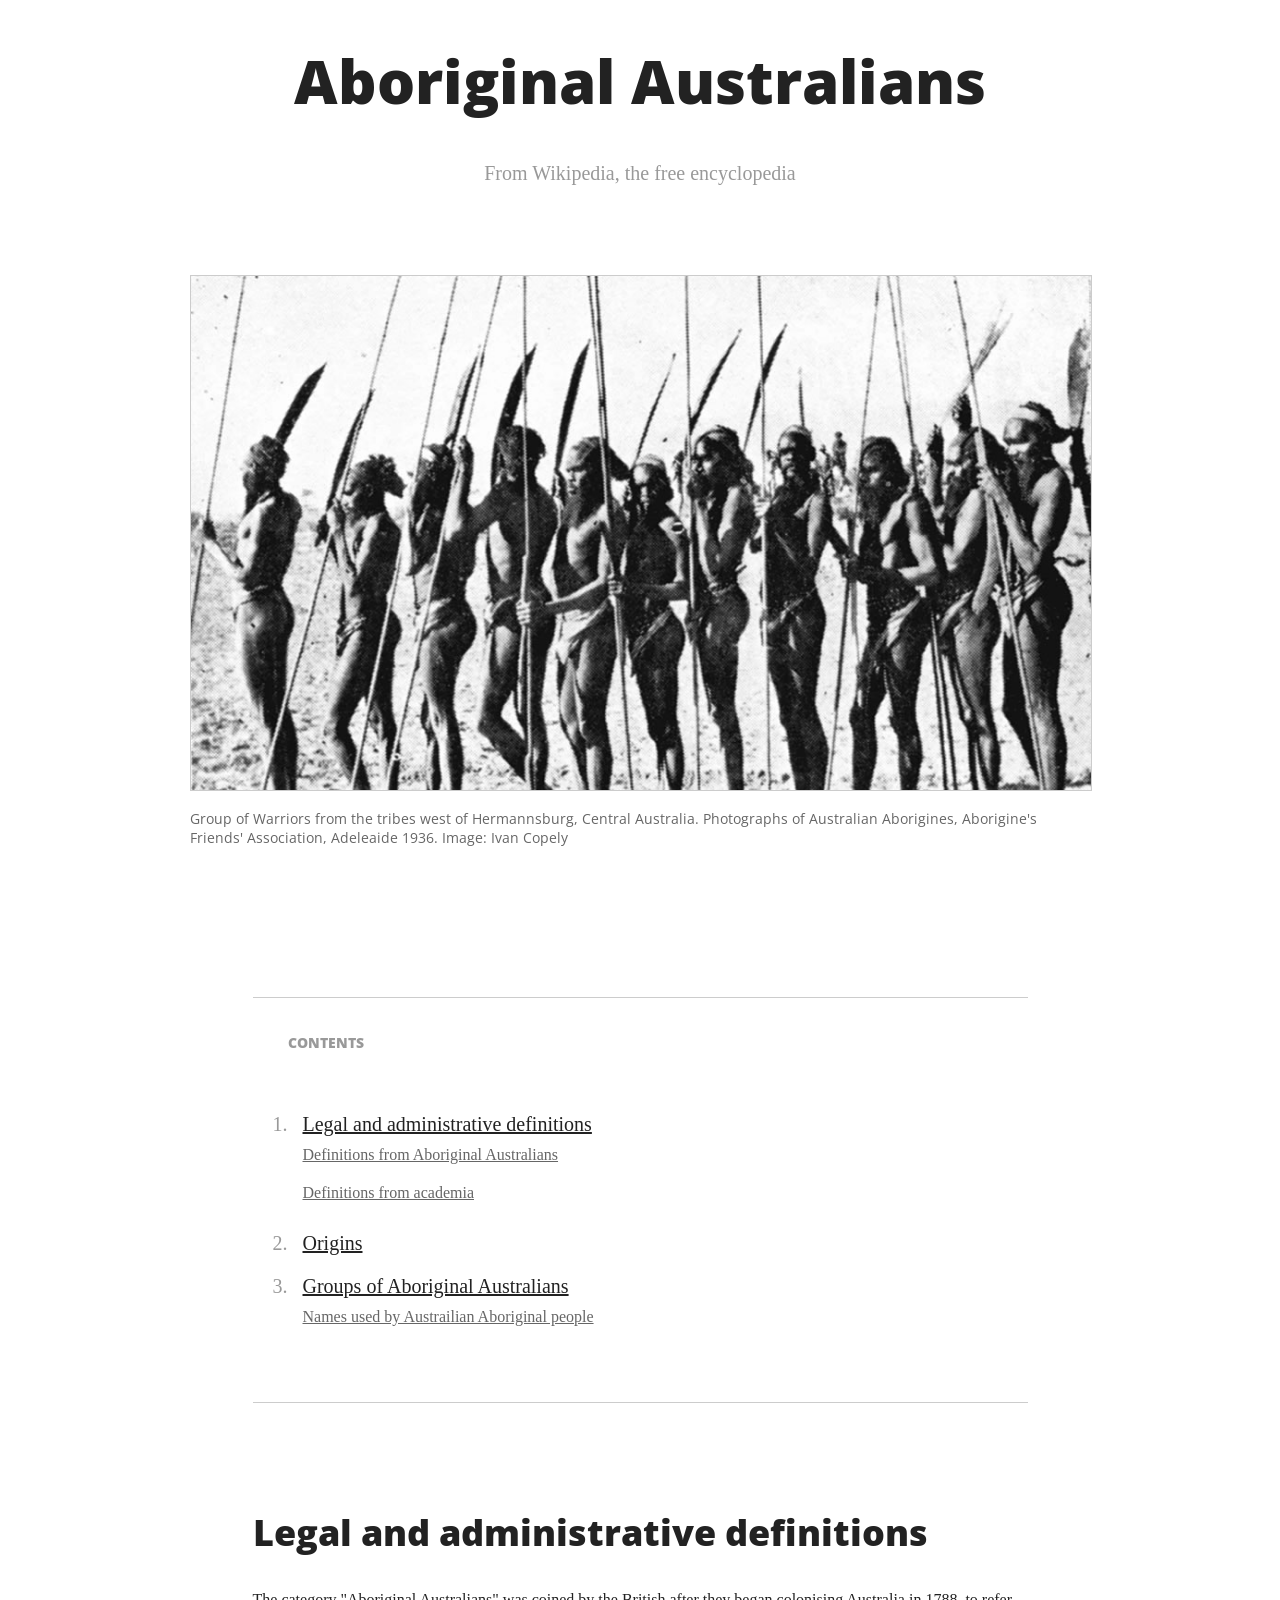
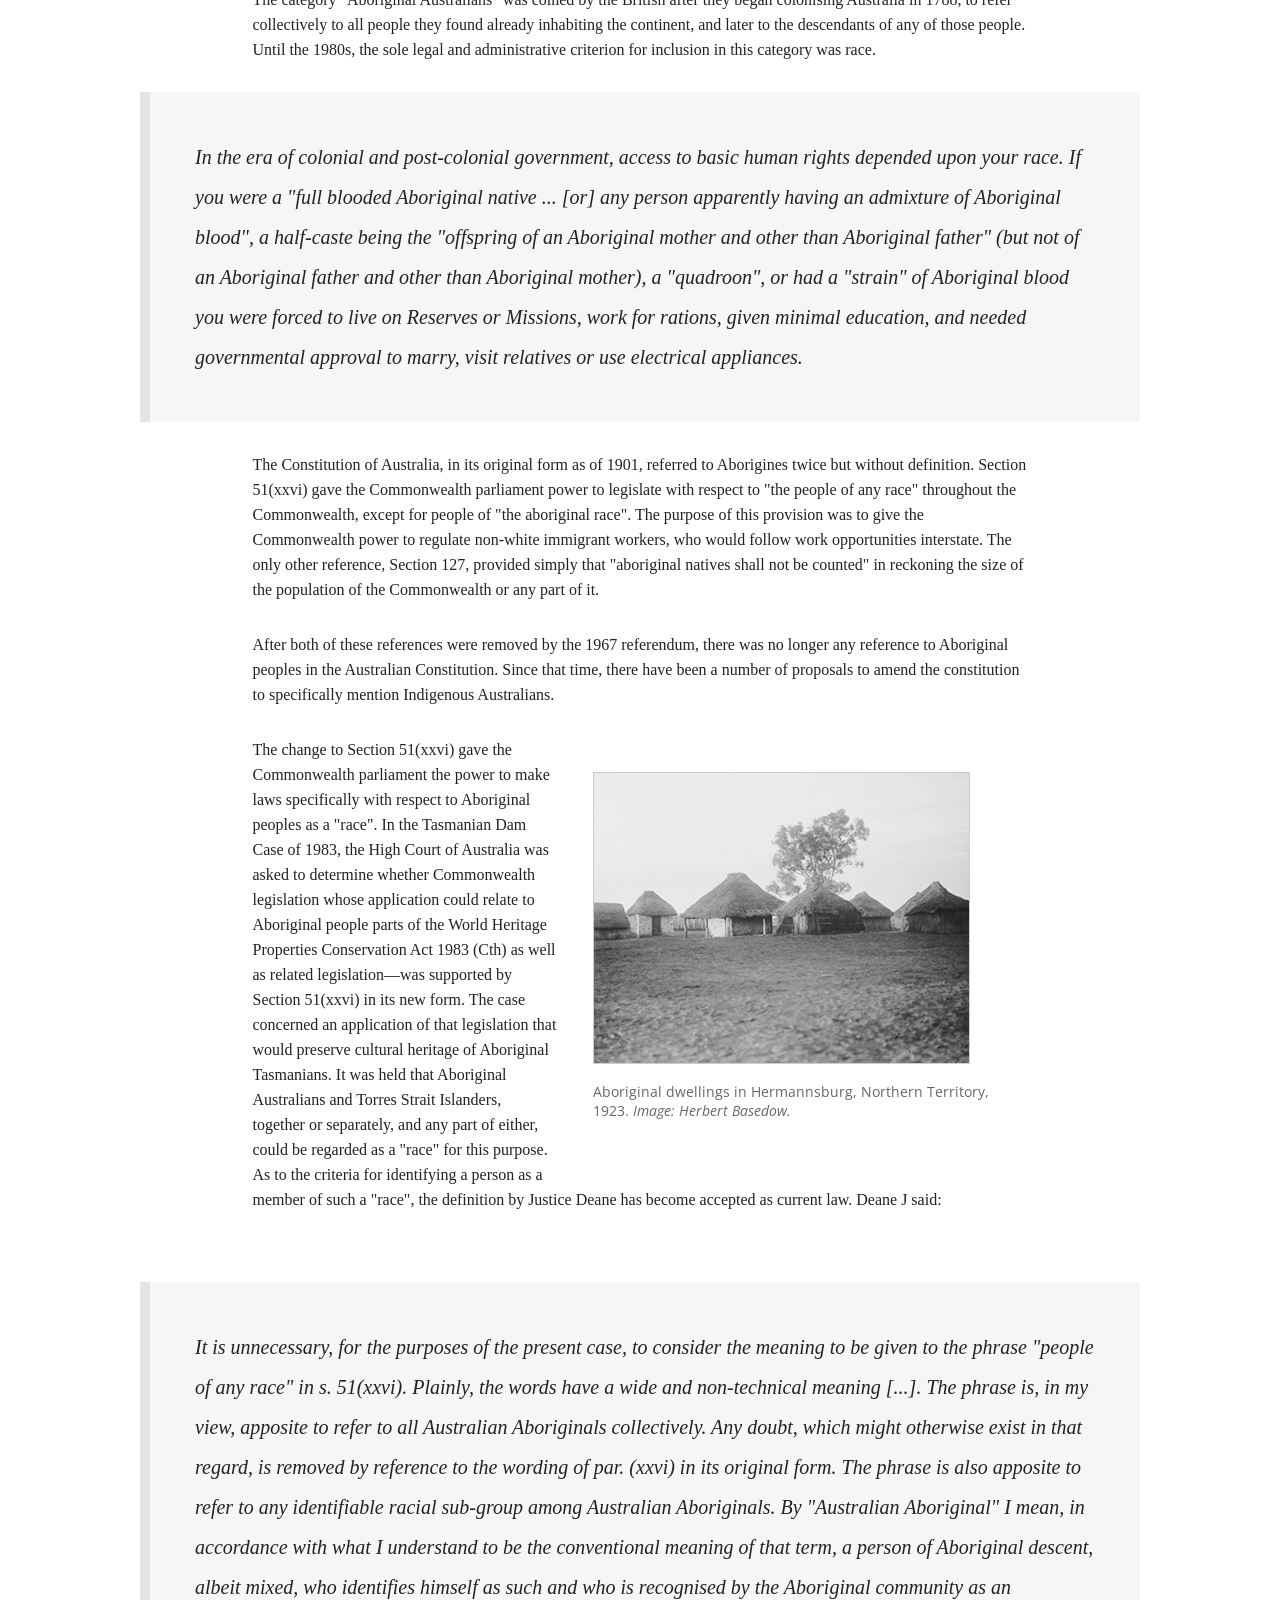
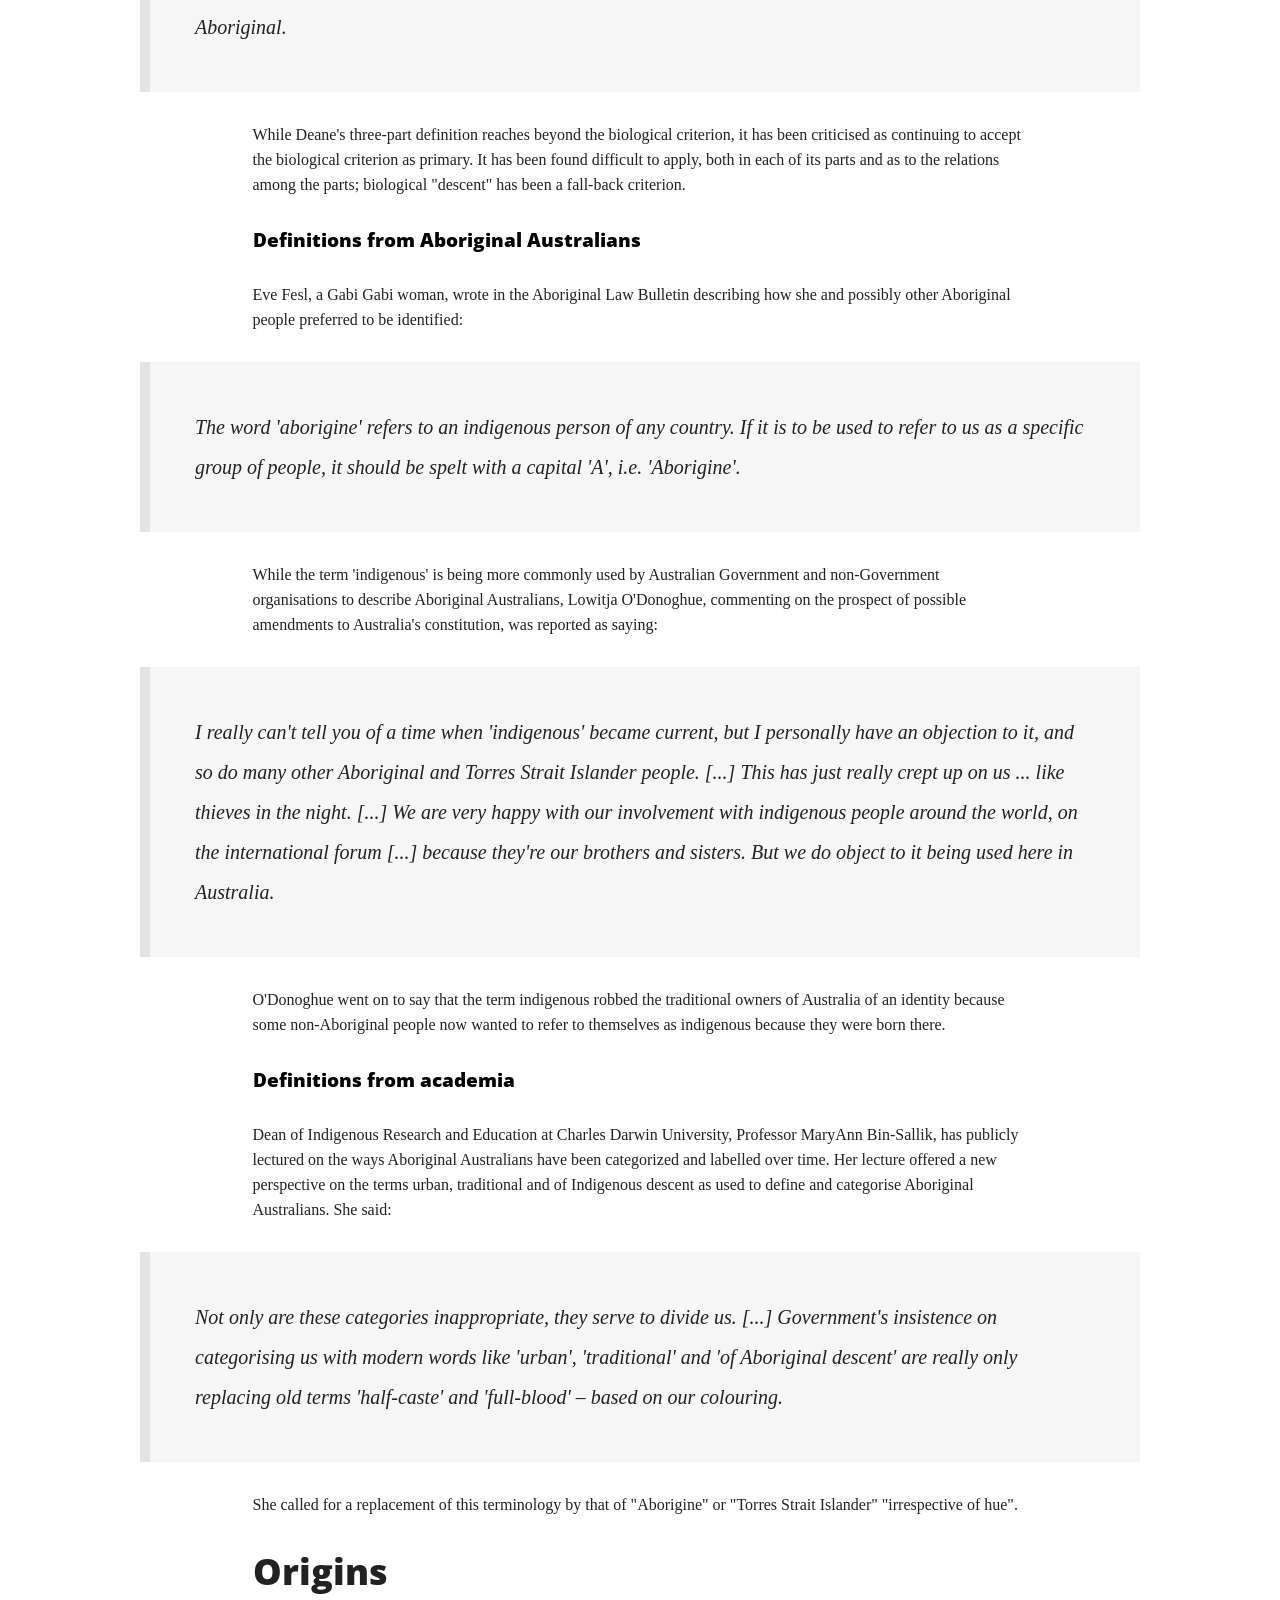
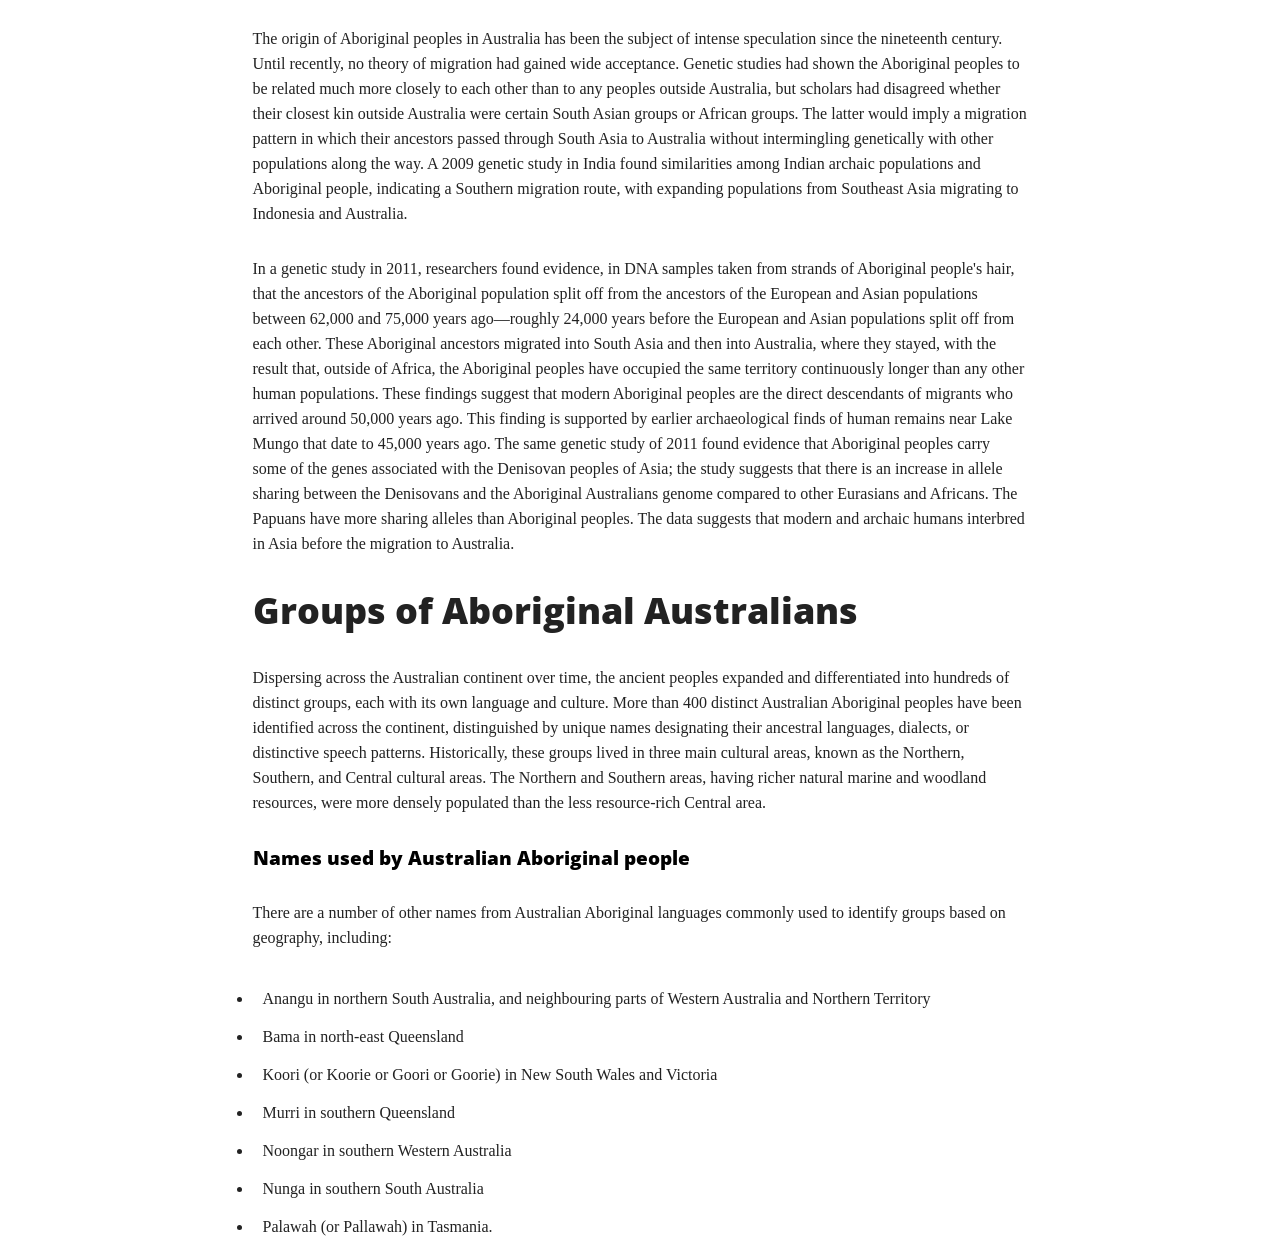
<file: FEWD/01-ArticleMarkup/index.html>
<!doctype html>
<html>
	<head>
		<title>Aboriginal Australians</title>
		<link href='http://fonts.googleapis.com/css?family=Open+Sans:400italic,400,800' rel='stylesheet' type='text/css'>
		<link rel="stylesheet" type="text/css" href="main.css">
	</head>
	<body>
		<header>
			<div class="container">
				<h1>Aboriginal Australians</h1>
				<p class="wiki">From Wikipedia, the free encyclopedia</p>
			</div>
			<figure>
				<img class="headerimg" src="images/aboriginal-australians.jpg" alt="">
				<figcaption class="subtitle">
					<p>Group of Warriors from the tribes west of Hermannsburg, Central Australia. Photographs of Australian Aborigines, Aborigine's Friends' Association, Adeleaide 1936. Image: Ivan Copely</p>
				</figcaption>
			</figure>
			<div class="container">
				<nav>
					<h5 class="topborder">Contents</h5>
					<div class="container bottomborder">
						<ol>
							<li class="liststyle">
								<a href="#section1">Legal and administrative definitions</a>
								<ol>
									<li class="nostyle">
										<a href="#section2">Definitions from Aboriginal Australians</a>
									</li>
									<li class="nostyle">
										<a href="#section3">Definitions from academia</a>
									</li>
								</ol>
							</li>
							<li class="liststyle">
								<a href="#section4">Origins</a>
							</li>
							<li class="liststyle">
								<a href="#section5">Groups of Aboriginal Australians</a>
								<ol>
									<li class="nostyle">
										<a href="#section6">Names used by Austrailian Aboriginal people</a>
									</li>
								</ol>
							</li>
						</ol>
					</div>
				</nav>
			</div>
		</header>
		<main>
			<div class="container">
				<h2 id="section1">Legal and administrative definitions</h2>
				<p class="content">The category "Aboriginal Australians" was coined by the British after they began colonising Australia in 1788, to refer collectively to all people they found already inhabiting the continent, and later to the descendants of any of those people. Until the 1980s, the sole legal and administrative criterion for inclusion in this category was race.</p>
			</div>
			<div class="quote">
					<blockquote>In the era of colonial and post-colonial government, access to basic human rights depended upon your race. If you were a "full blooded Aboriginal native ... [or] any person apparently having an admixture of Aboriginal blood", a half-caste being the "offspring of an Aboriginal mother and other than Aboriginal father" (but not of an Aboriginal father and other than Aboriginal mother), a "quadroon", or had a "strain" of Aboriginal blood you were forced to live on Reserves or Missions, work for rations, given minimal education, and needed governmental approval to marry, visit relatives or use electrical appliances.</blockquote>
			</div>
			<div class="container">
				<p class="content">The Constitution of Australia, in its original form as of 1901, referred to Aborigines twice but without definition. Section 51(xxvi) gave the Commonwealth parliament power to legislate with respect to "the people of any race" throughout the Commonwealth, except for people of "the aboriginal race". The purpose of this provision was to give the Commonwealth power to regulate non-white immigrant workers, who would follow work opportunities interstate. The only other reference, Section 127, provided simply that "aboriginal natives shall not be counted" in reckoning the size of the population of the Commonwealth or any part of it.</p>
				<p class="content">After both of these references were removed by the 1967 referendum, there was no longer any reference to Aboriginal peoples in the Australian Constitution. Since that time, there have been a number of proposals to amend the constitution to specifically mention Indigenous Australians.</p>
				<figure class="wrapper">
					<img class="thumb" src="images/aboriginal-dwellings.jpg" alt="">
					<figcaption>
						<p class="subtitle2">Aboriginal dwellings in Hermannsburg, Northern Territory, 1923. <em>Image: Herbert Basedow.</em></p>
					</figcaption>
				</figure>
				<p class="content">The change to Section 51(xxvi) gave the Commonwealth parliament the power to make laws specifically with respect to Aboriginal peoples as a "race". In the Tasmanian Dam Case of 1983, the High Court of Australia was asked to determine whether Commonwealth legislation whose application could relate to Aboriginal people parts of the World Heritage Properties Conservation Act 1983 (Cth) as well as related legislation—was supported by Section 51(xxvi) in its new form. The case concerned an application of that legislation that would preserve cultural heritage of Aboriginal Tasmanians. It was held that Aboriginal Australians and Torres Strait Islanders, together or separately, and any part of either, could be regarded as a "race" for this purpose. As to the criteria for identifying a person as a member of such a "race", the definition by Justice Deane has become accepted as current law. Deane J said:</p>
			</div>
			<div class="push">
				<blockquote>It is unnecessary, for the purposes of the present case, to consider the meaning to be given to the phrase "people of any race" in s. 51(xxvi). Plainly, the words have a wide and non-technical meaning [...]. The phrase is, in my view, apposite to refer to all Australian Aboriginals collectively. Any doubt, which might otherwise exist in that regard, is removed by reference to the wording of par. (xxvi) in its original form. The phrase is also apposite to refer to any identifiable racial sub-group among Australian Aboriginals. By "Australian Aboriginal" I mean, in accordance with what I understand to be the conventional meaning of that term, a person of Aboriginal descent, albeit mixed, who identifies himself as such and who is recognised by the Aboriginal community as an Aboriginal.</blockquote>
			</div>
			<div class="container">
				<p class="content">While Deane's three-part definition reaches beyond the biological criterion, it has been criticised as continuing to accept the biological criterion as primary. It has been found difficult to apply, both in each of its parts and as to the relations among the parts; biological "descent" has been a fall-back criterion.</p>
				<h3 id="section2">Definitions from Aboriginal Australians</h3>
				<p class="content">Eve Fesl, a Gabi Gabi woman, wrote in the Aboriginal Law Bulletin describing how she and possibly other Aboriginal people preferred to be identified:</p>
			</div>
			<blockquote>The word 'aborigine' refers to an indigenous person of any country. If it is to be used to refer to us as a specific group of people, it should be spelt with a capital 'A', i.e. 'Aborigine'.</blockquote>
			<div class="container">
				<p class="content">While the term 'indigenous' is being more commonly used by Australian Government and non-Government organisations to describe Aboriginal Australians, Lowitja O'Donoghue, commenting on the prospect of possible amendments to Australia's constitution, was reported as saying:</p>
			</div>
			<blockquote>I really can't tell you of a time when 'indigenous' became current, but I personally have an objection to it, and so do many other Aboriginal and Torres Strait Islander people. [...] This has just really crept up on us ... like thieves in the night. [...] We are very happy with our involvement with indigenous people around the world, on the international forum [...] because they're our brothers and sisters. But we do object to it being used here in Australia.</blockquote>
			<div class="container">
				<p class="content">O'Donoghue went on to say that the term indigenous robbed the traditional owners of Australia of an identity because some non-Aboriginal people now wanted to refer to themselves as indigenous because they were born there.</p>
				<h3 id="section3">Definitions from academia</h3>
				<p class="content">Dean of Indigenous Research and Education at Charles Darwin University, Professor MaryAnn Bin-Sallik, has publicly lectured on the ways Aboriginal Australians have been categorized and labelled over time. Her lecture offered a new perspective on the terms urban, traditional and of Indigenous descent as used to define and categorise Aboriginal Australians. She said:</p>
			</div>
			<blockquote>Not only are these categories inappropriate, they serve to divide us. [...] Government's insistence on categorising us with modern words like 'urban', 'traditional' and 'of Aboriginal descent' are really only replacing old terms 'half-caste' and 'full-blood' – based on our colouring.</blockquote>
			<div class="container">
				<p class="content">She called for a replacement of this terminology by that of "Aborigine" or "Torres Strait Islander" "irrespective of hue".</p>
				<h2 id="section4">Origins</h2>
				<p class="content">The origin of Aboriginal peoples in Australia has been the subject of intense speculation since the nineteenth century. Until recently, no theory of migration had gained wide acceptance. Genetic studies had shown the Aboriginal peoples to be related much more closely to each other than to any peoples outside Australia, but scholars had disagreed whether their closest kin outside Australia were certain South Asian groups or African groups. The latter would imply a migration pattern in which their ancestors passed through South Asia to Australia without intermingling genetically with other populations along the way. A 2009 genetic study in India found similarities among Indian archaic populations and Aboriginal people, indicating a Southern migration route, with expanding populations from Southeast Asia migrating to Indonesia and Australia.</p>
				<p class="content">In a genetic study in 2011, researchers found evidence, in DNA samples taken from strands of Aboriginal people's hair, that the ancestors of the Aboriginal population split off from the ancestors of the European and Asian populations between 62,000 and 75,000 years ago—roughly 24,000 years before the European and Asian populations split off from each other. These Aboriginal ancestors migrated into South Asia and then into Australia, where they stayed, with the result that, outside of Africa, the Aboriginal peoples have occupied the same territory continuously longer than any other human populations. These findings suggest that modern Aboriginal peoples are the direct descendants of migrants who arrived around 50,000 years ago. This finding is supported by earlier archaeological finds of human remains near Lake Mungo that date to 45,000 years ago. The same genetic study of 2011 found evidence that Aboriginal peoples carry some of the genes associated with the Denisovan peoples of Asia; the study suggests that there is an increase in allele sharing between the Denisovans and the Aboriginal Australians genome compared to other Eurasians and Africans. The Papuans have more sharing alleles than Aboriginal peoples. The data suggests that modern and archaic humans interbred in Asia before the migration to Australia.</p>
				<h2 id="section5">Groups of Aboriginal Australians</h2>
				<p class="content">Dispersing across the Australian continent over time, the ancient peoples expanded and differentiated into hundreds of distinct groups, each with its own language and culture. More than 400 distinct Australian Aboriginal peoples have been identified across the continent, distinguished by unique names designating their ancestral languages, dialects, or distinctive speech patterns. Historically, these groups lived in three main cultural areas, known as the Northern, Southern, and Central cultural areas. The Northern and Southern areas, having richer natural marine and woodland resources, were more densely populated than the less resource-rich Central area.</p>
				<h3 id="section6">Names used by Australian Aboriginal people</h3>
				<p class="content">There are a number of other names from Australian Aboriginal languages commonly used to identify groups based on geography, including:</p>
				<ul>
					<li>Anangu in northern South Australia, and neighbouring parts of Western Australia and Northern Territory</li>
					<li>Bama in north-east Queensland</li>
					<li>Koori (or Koorie or Goori or Goorie) in New South Wales and Victoria</li>
					<li>Murri in southern Queensland</li>
					<li>Noongar in southern Western Australia</li>
					<li> Nunga in southern South Australia</li>
					<li>Palawah (or Pallawah) in Tasmania.</li>
				</ul>
			</div>
		</main>
	</body>
</html>
</file>
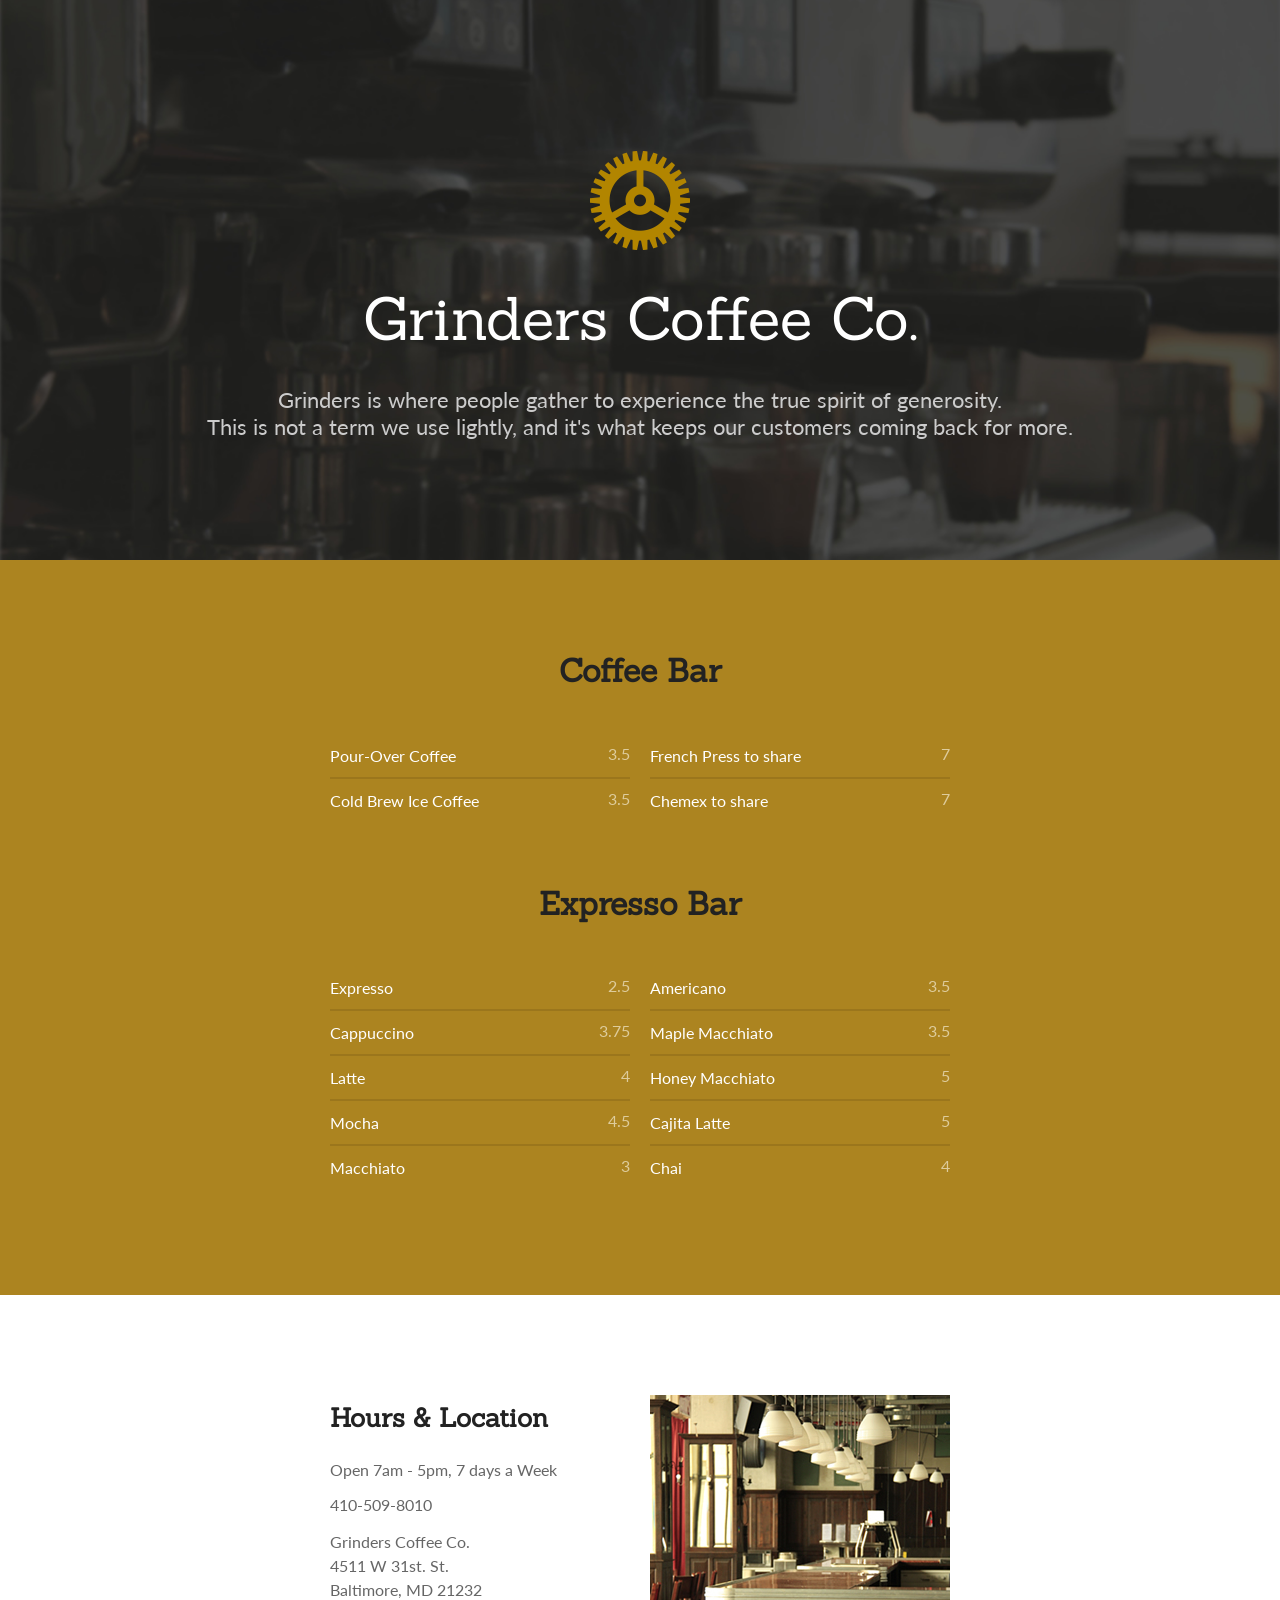
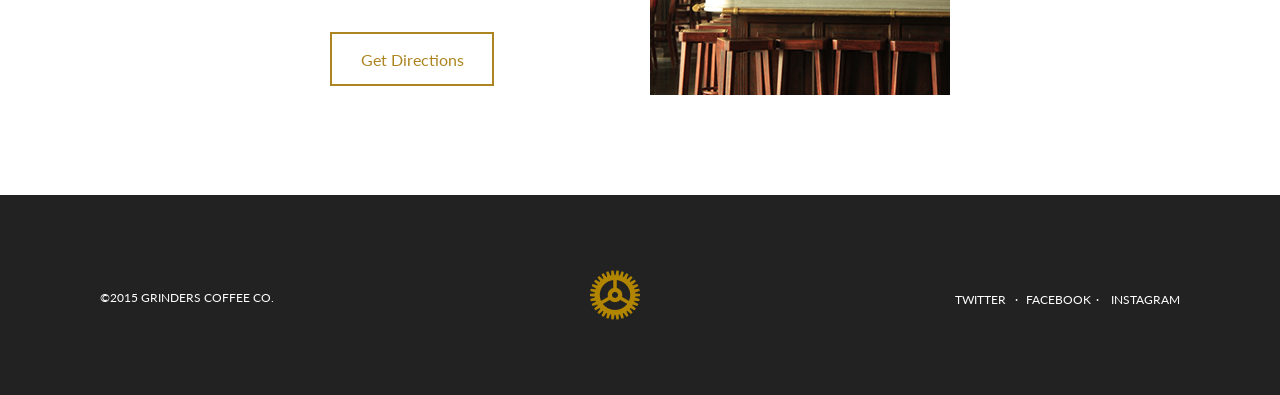
<file: FEWD/03-CoffeeShop/index.html>
<!DOCTYPE html>
<html>
	<head>
		<title>Grinders Coffee Co.</title>
		<link rel="stylesheet" type="text/css" href="css/main.css">
		<link href='http://fonts.googleapis.com/css?family=Sanchez' rel='stylesheet' type='text/css'>
		<link href='http://fonts.googleapis.com/css?family=Lato' rel='stylesheet' type='text/css'>
	</head>
	<body>
		<header>
			<div class="headerlogo">header logo</div>
			<h1>Grinders Coffee Co.</h1>
			<p class="tagline">Grinders is where people gather to experience the true spirit of generosity.</p>
			<p class="tagline">This is not a term we use lightly, and it's what keeps our customers coming back for more.</p>
		</header>
		<div class="menu">
			<div class="container">
				<h2>Coffee Bar</h2>
				<div class="menuleft">
					<ul>
						<li class="bottomborder">
					    	<label>Pour-Over Coffee</label><span>3.5</span>
						</li>
						<li>
		    				<label>Cold Brew Ice Coffee</label><span>3.5</span>
						</li>
					</ul>
				</div>
				<div class="menuright padd">
					<ul>
						<li class="bottomborder">
					    	<label>French Press to share</label><span>7</span>
						</li>
						<li>
		    				<label>Chemex to share</label><span>7</span>
						</li>
					</ul>
				</div>
				<h2>Expresso Bar</h2>
				<div class="menuleft">
					<ul>
						<li class="bottomborder">
					    	<label>Expresso</label><span>2.5</span>
						</li>
						<li class="bottomborder">
		    				<label>Cappuccino</label><span>3.75</span>
						</li>
						<li class="bottomborder">
					    	<label>Latte</label><span>4</span>
						</li>
						<li class="bottomborder">
		    				<label>Mocha</label><span>4.5</span>
						</li>
						<li>
		    				<label>Macchiato</label><span>3</span>
						</li>
					</ul>
				</div>
				<div class="menuright">
					<ul>
						<li class="bottomborder">
					    	<label>Americano</label><span>3.5</span>
						</li>
						<li class="bottomborder">
		    				<label>Maple Macchiato</label><span>3.5</span>
						</li>
						<li class="bottomborder">
					    	<label>Honey Macchiato</label><span>5</span>
						</li>
						<li class="bottomborder">
		    				<label>Cajita Latte</label><span>5</span>
						</li>
						<li>
		    				<label>Chai</label><span>4</span>
						</li>
					</ul>
				</div>
			</div>
		</div>
		<div class="container">
			<div class="details">
				<div class="notes">
					<h3>Hours &amp;	Location</h3>
					<p>Open 7am - 5pm, 7 days a Week</p>
					<p>410-509-8010</p>
					<div class="address">
						<div>Grinders Coffee Co.</div>
						<div>4511 W 31st. St.</div>
						<div>Baltimore, MD 21232</div>
					</div>
					<a href="https://www.google.com/maps/search/4511+W+31st.+St.+Baltimore,+MD+21232/@39.2723629,-76.6123771,15z/data=!3m1!4b1">
						<div class="directionsbutton">
							<p>Get Directions</p>
						</div>
					</a>
				</div>
				<img src="images/location.jpg" alt="ourshop" class="shop">
			</div>
		</div>
		<footer>
			<p>&copy;2015 Grinders Coffee Co.</p>
			<aside>
				<a href="#">Twitter</a>
				<a href="#" class="middot">Facebook</a>
				<a href="#">Instagram</a>
			</aside>
			<div class="footerlogo">footer logo</div>
		</footer>
	</body>
</html>
</file>
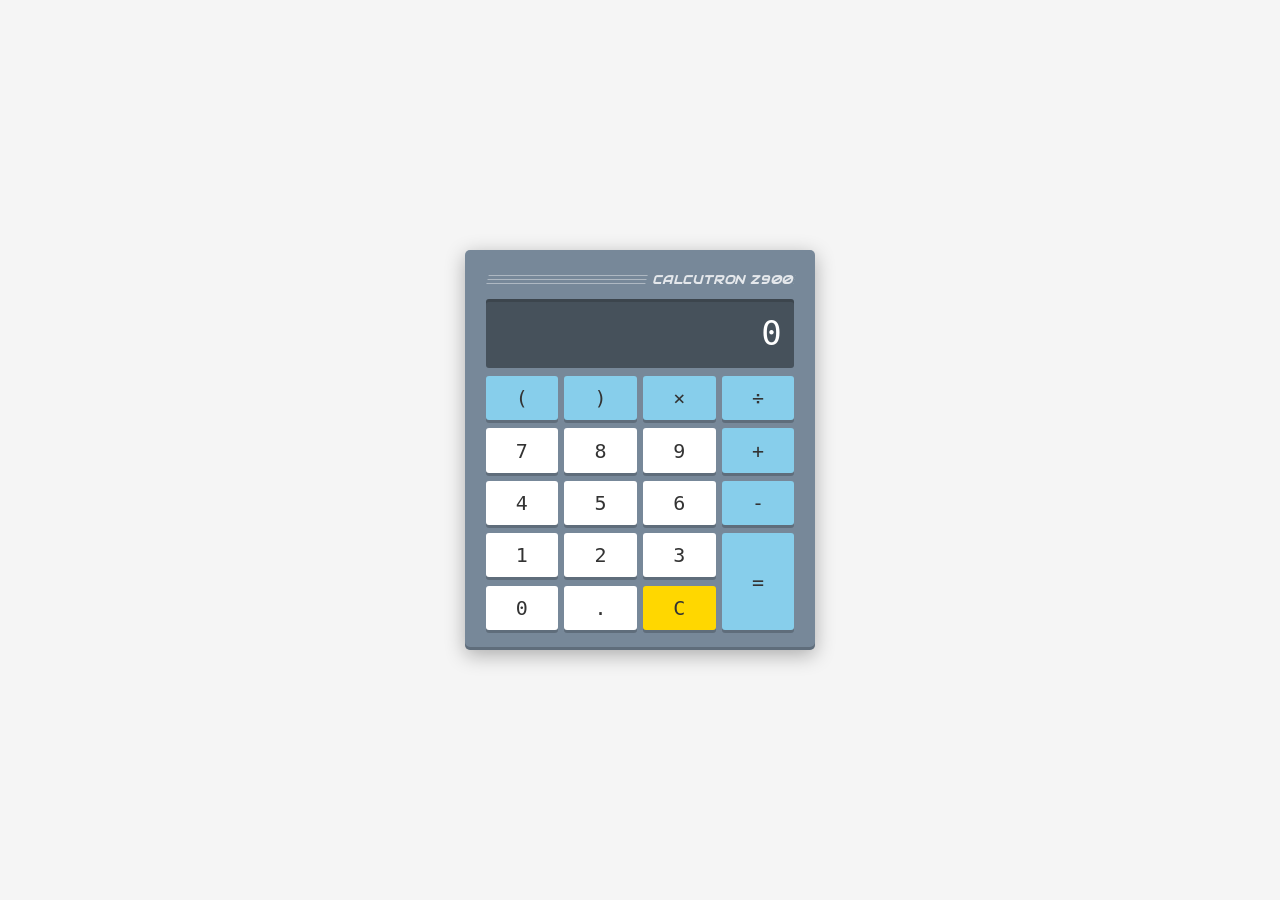
<file: FEWD/04-Calculator/index.html>
<!DOCTYPE html>
<html>
	<head>
		<meta name="viewport" content="width=device-width, user-scalable=no">

		<title>Calcutron</title>

		<link href="http://fonts.googleapis.com/css?family=Audiowide" rel="stylesheet">
		<link href="css/main.css" rel="stylesheet">

		<script src="js/jquery-1.11.2.min.js"></script>
		<script src="js/main.js"></script>
	</head>
	<body>
		<div class="calculator">
			<div class="container">
				<header class="header">
					<h1 class="title">Calcutron z900</h1>
				</header>
				<input type="text" name="output" value="0" class="display" readonly>
				<button type="button" class="button operator" data-action="(">(</button>
				<button type="button" class="button operator" data-action=")">)</button>
				<button type="button" class="button operator" data-action="*">&#215;</button>
				<button type="button" class="button operator" data-action="/">&#247;</button>
				<button type="button" class="button digit" data-action="7">7</button>
				<button type="button" class="button digit" data-action="8">8</button>
				<button type="button" class="button digit" data-action="9">9</button>
				<button type="button" class="button operator" data-action="+">+</button>
				<button type="button" class="button digit" data-action="4">4</button>
				<button type="button" class="button digit" data-action="5">5</button>
				<button type="button" class="button digit" data-action="6">6</button>
				<button type="button" class="button operator" data-action="-">-</button>
				<button type="button" class="button digit" data-action="1">1</button>
				<button type="button" class="button digit" data-action="2">2</button>
				<button type="button" class="button digit" data-action="3">3</button>
				<button type="button" class="button tall right equals">=</button>
				<button type="button" class="button digit" data-action="0">0</button>
				<button type="button" class="button digit" data-action=".">.</button>
				<button type="button" class="button clear">C</button>
			</div>
		</div>
	</body>
</html>
</file>
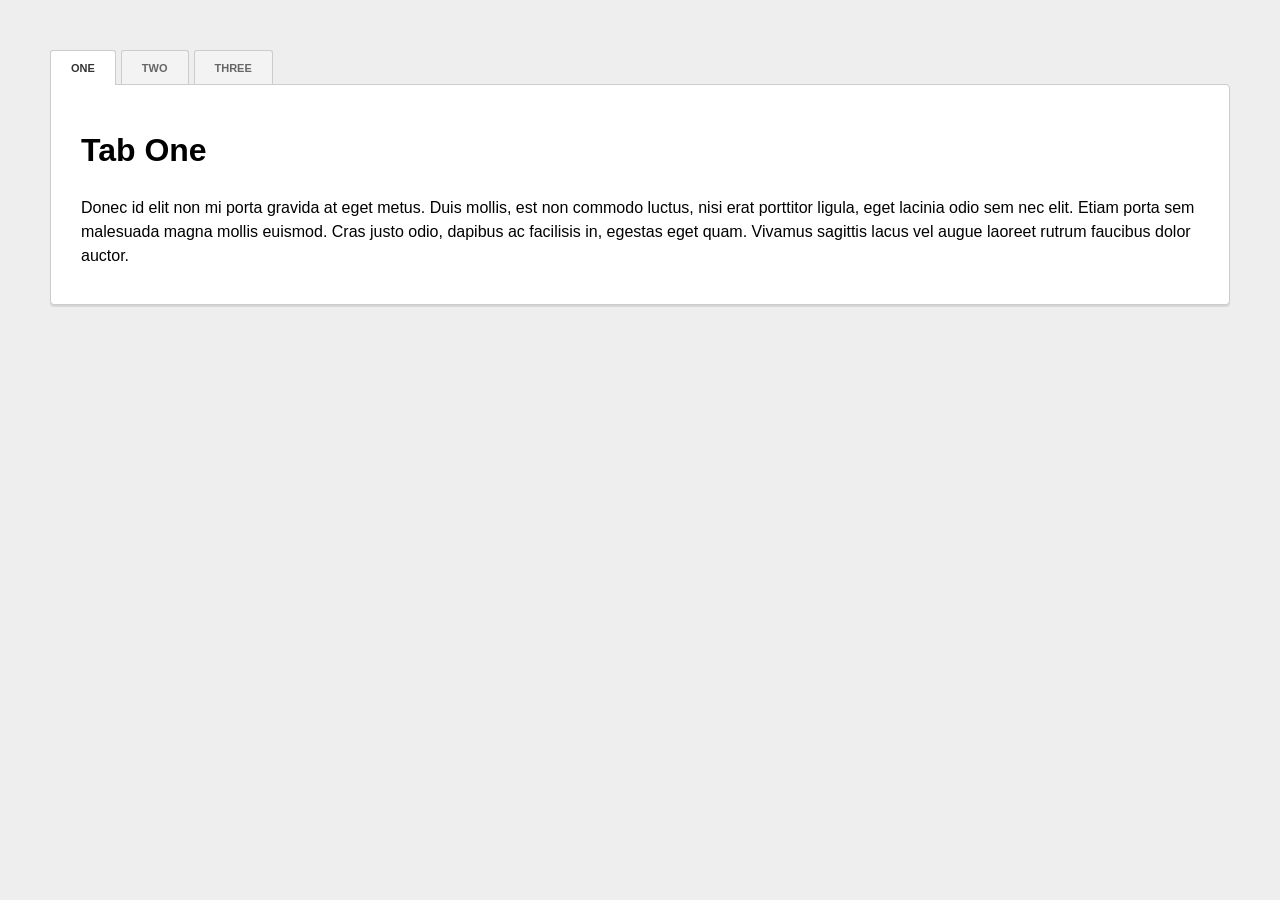
<file: FEWD/05-TabPlugin/index.html>
<!DOCTYPE html>
<html>
	<head>
		<meta name="viewport" content="width=device-width, user-scalable=no">

		<title>Tabs</title>

		<link href="css/normalize.css" rel="stylesheet">
		<link href="css/jquery.mytabs.css" rel="stylesheet">
		<link href="css/main.css" rel="stylesheet">

		<script src="js/jquery-1.11.2.min.js"></script>
		<script src="js/jquery.mytabs.js"></script>
		<script src="js/main.js"></script>
	</head>
	<body>

		<div class="tabbed">
			<div class="tab-nav">
				<a href="#one" class="tab active">One</a>
				<a href="#two" class="tab">Two</a>
				<a href="#three" class="tab">Three</a>
			</div>
			<div class="tab-content">
				<div class="tab active" id="one">
					<h1>Tab One</h1>
					<p>Donec id elit non mi porta gravida at eget metus. Duis mollis, est non commodo luctus, nisi erat porttitor ligula, eget lacinia odio sem nec elit. Etiam porta sem malesuada magna mollis euismod. Cras justo odio, dapibus ac facilisis in, egestas eget quam. Vivamus sagittis lacus vel augue laoreet rutrum faucibus dolor auctor.</p>
				</div>
				<div class="tab" id="two">
					<h1>Tab Two</h1>
					<p>Maecenas sed diam eget risus varius blandit sit amet non magna. Duis mollis, est non commodo luctus, nisi erat porttitor ligula, eget lacinia odio sem nec elit. Curabitur blandit tempus porttitor. Nullam quis risus eget urna mollis ornare vel eu leo.</p>
				</div>
				<div class="tab" id="three">
					<h1>Tab Three</h1>
					<p>Vestibulum id ligula porta felis euismod semper. Fusce dapibus, tellus ac cursus commodo, tortor mauris condimentum nibh, ut fermentum massa justo sit amet risus. Cum sociis natoque penatibus et magnis dis parturient montes, nascetur ridiculus mus. Nullam quis risus eget urna mollis ornare vel eu leo.</p>
				</div>
			</div>
		</div>

	</body>
</html>
</file>
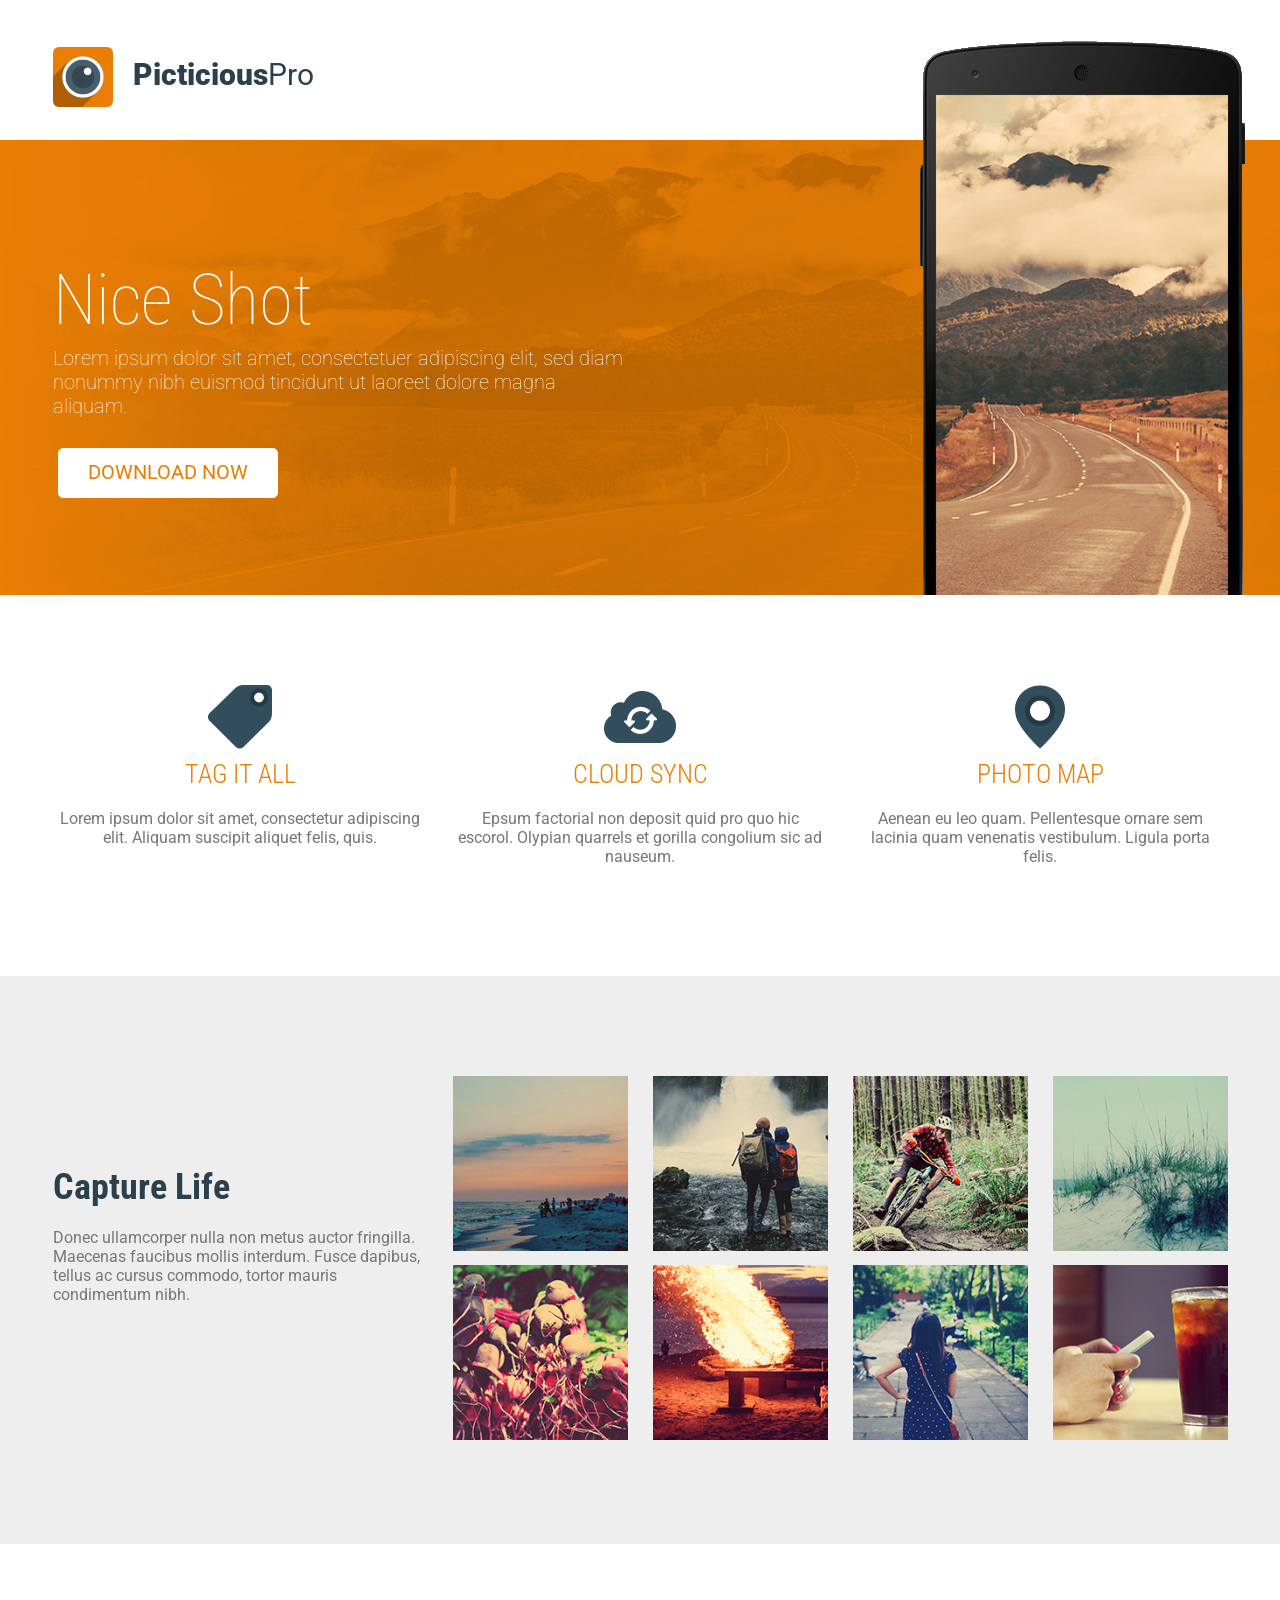
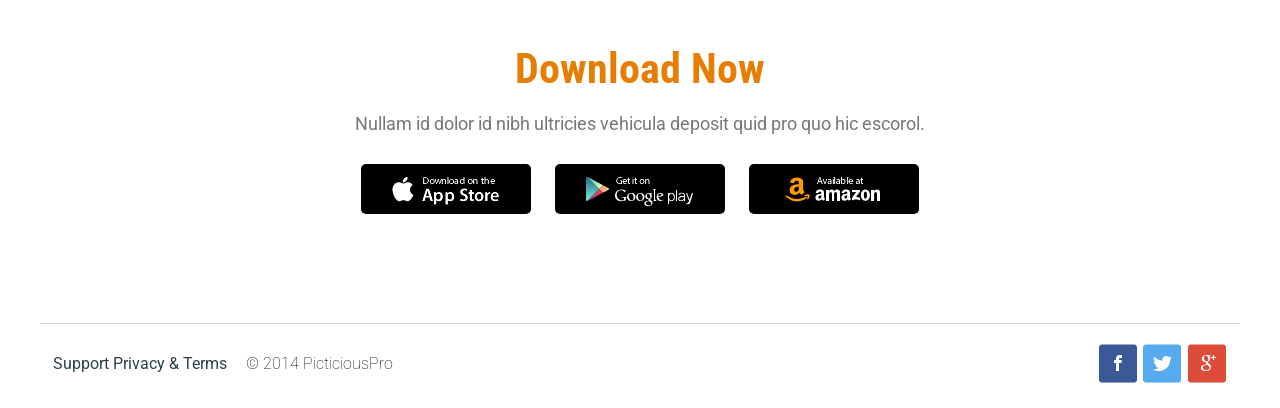
<file: FEWD/06-PhotoApp/index.html>
<!doctype html>
<html class="no-js">
	<head>
		<meta name="viewport" content="width=device-width, initial-scale=1, maximum-scale=1, user-scalable=no">
		<title>PicticiousPro</title>
		<link rel="stylesheet" type="text/css" href="css/normalize-css/normalize.css">
		<link rel="stylesheet" type="text/css" href="components/formstone/dist/css/grid.css">
		<link rel="stylesheet" type="text/css" href="css/main.css">
		<link href="components/formstone/dist/css/lightbox.css" rel="stylesheet">
		<link href='http://fonts.googleapis.com/css?family=Roboto:400,900,100' rel='stylesheet' type='text/css'>
		<link href='http://fonts.googleapis.com/css?family=Roboto+Condensed:300' rel='stylesheet' type='text/css'>
		<link href="components/animate.css/animate.min.css" rel="stylesheet">

		<script src="components/modernizr/modernizr.js"></script>

		<script src="components/jquery/dist/jquery.js"></script>
		<script src="components/formstone/dist/js/core.js"></script>
		<script src="components/formstone/dist/js/transition.js"></script>
		<script src="components/formstone/dist/js/lightbox.js"></script>
		<script src="components/wowjs/dist/wow.min.js"></script>
		<script src="js/site.js"></script>
		<!--[if IE 8]>
			<link href="components/formstone/dist/css/grid.ie.css" rel="stylesheet">
			<link href="css/site-ie.css" rel='stylesheet'>
		<![endif]-->
	</head>
	<body class="fs-grid">
		<header class="fs-row">
			<div class="fs-cell">
				<a href="#" class="logo"><span>Picticious</span>Pro</a>
			</div>
		</header>
		<main>
		<div class="landing">
			<div class="fs-row intro_row">
				<div class="fs-cell fs-lg-half fs-md-half calltoaction">
					<h2>Nice Shot</h2>
					<p>Lorem ipsum dolor sit amet, consectetuer adipiscing elit, sed diam nonummy nibh euismod tincidunt ut laoreet dolore magna aliquam.</p>
					<a href="#" class="fs-cell fs lg-3 download-btn">Download Now</a>
				</div>
			</div>
		</div>
		<div class="features">
			<div class="fs-row feature wow fadeInUp">
				<div class="fs-cell fs-lg-4 fs-md-2 feat-tag">
					 <h3 class="feat-heading">Tag it All</h3>
					 <p class="feat-disc">Lorem ipsum dolor sit amet, consectetur adipiscing elit. Aliquam suscipit aliquet felis, quis.</p>
				</div>
				<div class="fs-cell fs-lg-4 fs-md-2 feat-cloud">
					<h3 class="feat-heading">Cloud Sync</h3>
					<p class="feat-disc">Epsum factorial non deposit quid pro quo hic escorol. Olypian quarrels et gorilla congolium sic ad nauseum.</p>
				</div>
				<div class="fs-cell fs-lg-4 fs-md-2 feat-map">
					<h3 class="feat-heading">Photo Map</h3>
					<p class="feat-disc">Aenean eu leo quam. Pellentesque ornare sem lacinia quam venenatis vestibulum. Ligula porta felis.</p>
				</div>
			</div>
		</div>



		<div class="slideshow">
			<div class="fs-row">
				<div class="fs-cell fs-lg-4 fs-md-4 discription wow fadeInUp">
					<h3>Capture Life</h3>
					<p>Donec ullamcorper nulla non metus auctor fringilla. Maecenas faucibus mollis interdum. Fusce dapibus, tellus ac cursus commodo, tortor mauris condimentum nibh.</p>
				</div>
				<div class="photos">
					<a href="images/photos/01.jpg" class="fs-cell fs-lg-2 fs-md-1 fs-sm-half photomarg js-lightbox wow zoomIn" data-lightbox-gallery="photo_gallery">
						<img src="images/photos/thumb_01.jpg" class="photo">
					</a>
					<a href="images/photos/02.jpg" class="fs-cell fs-lg-2 fs-md-1 fs-sm-half photomarg js-lightbox wow zoomIn" data-lightbox-gallery="photo_gallery">
						<img src="images/photos/thumb_02.jpg" class="photo">
					</a>
					<a href="images/photos/03.jpg" class="fs-cell fs-lg-2 fs-md-1 fs-sm-half photomarg js-lightbox wow zoomIn" data-lightbox-gallery="photo_gallery">
						<img src="images/photos/thumb_03.jpg" class="photo">
					</a>
					<a href="images/photos/04.jpg" class="fs-cell fs-lg-2 fs-md-1 fs-sm-half photomarg js-lightbox wow zoomIn" data-lightbox-gallery="photo_gallery">
						<img src="images/photos/thumb_04.jpg" class="photo">
					</a>
					<a href="images/photos/05.jpg" class="fs-cell fs-lg-2 fs-md-1 fs-sm-half photomarg js-lightbox wow zoomIn" data-lightbox-gallery="photo_gallery">
						<img src="images/photos/thumb_05.jpg" class="photo">
					</a>
					<a href="images/photos/06.jpg" class="fs-cell fs-lg-2 fs-md-1 fs-sm-half photomarg js-lightbox wow zoomIn" data-lightbox-gallery="photo_gallery">
						<img src="images/photos/thumb_06.jpg" class="photo">
					</a>
					<a href="images/photos/07.jpg" class="fs-cell fs-lg-2 fs-md-1 fs-sm-half photomarg js-lightbox wow zoomIn" data-lightbox-gallery="photo_gallery">
						<img src="images/photos/thumb_07.jpg" class="photo">
					</a>
					<a href="images/photos/08.jpg" class="fs-cell fs-lg-2 fs-md-1 fs-sm-half photomarg js-lightbox wow zoomIn" data-lightbox-gallery="photo_gallery">
						<img src="images/photos/thumb_08.jpg" class="photo">
					</a>
				</div>
			</div>
		</div>








			<div class="fs-row additional">
				<div class="fs-cell fs-centered-all">
					<h3>Download Now</h3>
					<p>Nullam id dolor id nibh ultricies vehicula deposit quid pro quo hic escorol.</p>
					<a href="#" class="apple-btn wow flipInX" data-wow-delay="0"></a>
					<a href="#" class="google-btn wow flipInX" data-wow-delay=".25s"></a>
					<a href="#" class="amazon-btn wow flipInX" data-wow-delay=".5s"></a>
				</div>
			</div>
		</main>
		<footer class="fs-row foot">
				<div class="fs-cell-right fs-lg-half fs-md-2 social">    
					<a href="#" class="social-link facebook-btn"></a>
					<a href="#" class="social-link twitter-btn"></a>
					<a href="#" class="social-link googleplus-btn"></a>
				</div>
				<div class="fs-cell fs-lg-half fs-md-4 footernav clearfix">
					<a href="#">Support</a>
					<a href="#">Privacy &amp; Terms</a>
					<p class="footline">&copy; 2014 PicticiousPro</p>
				</div>
		</footer>
	</body>
</html>
</file>
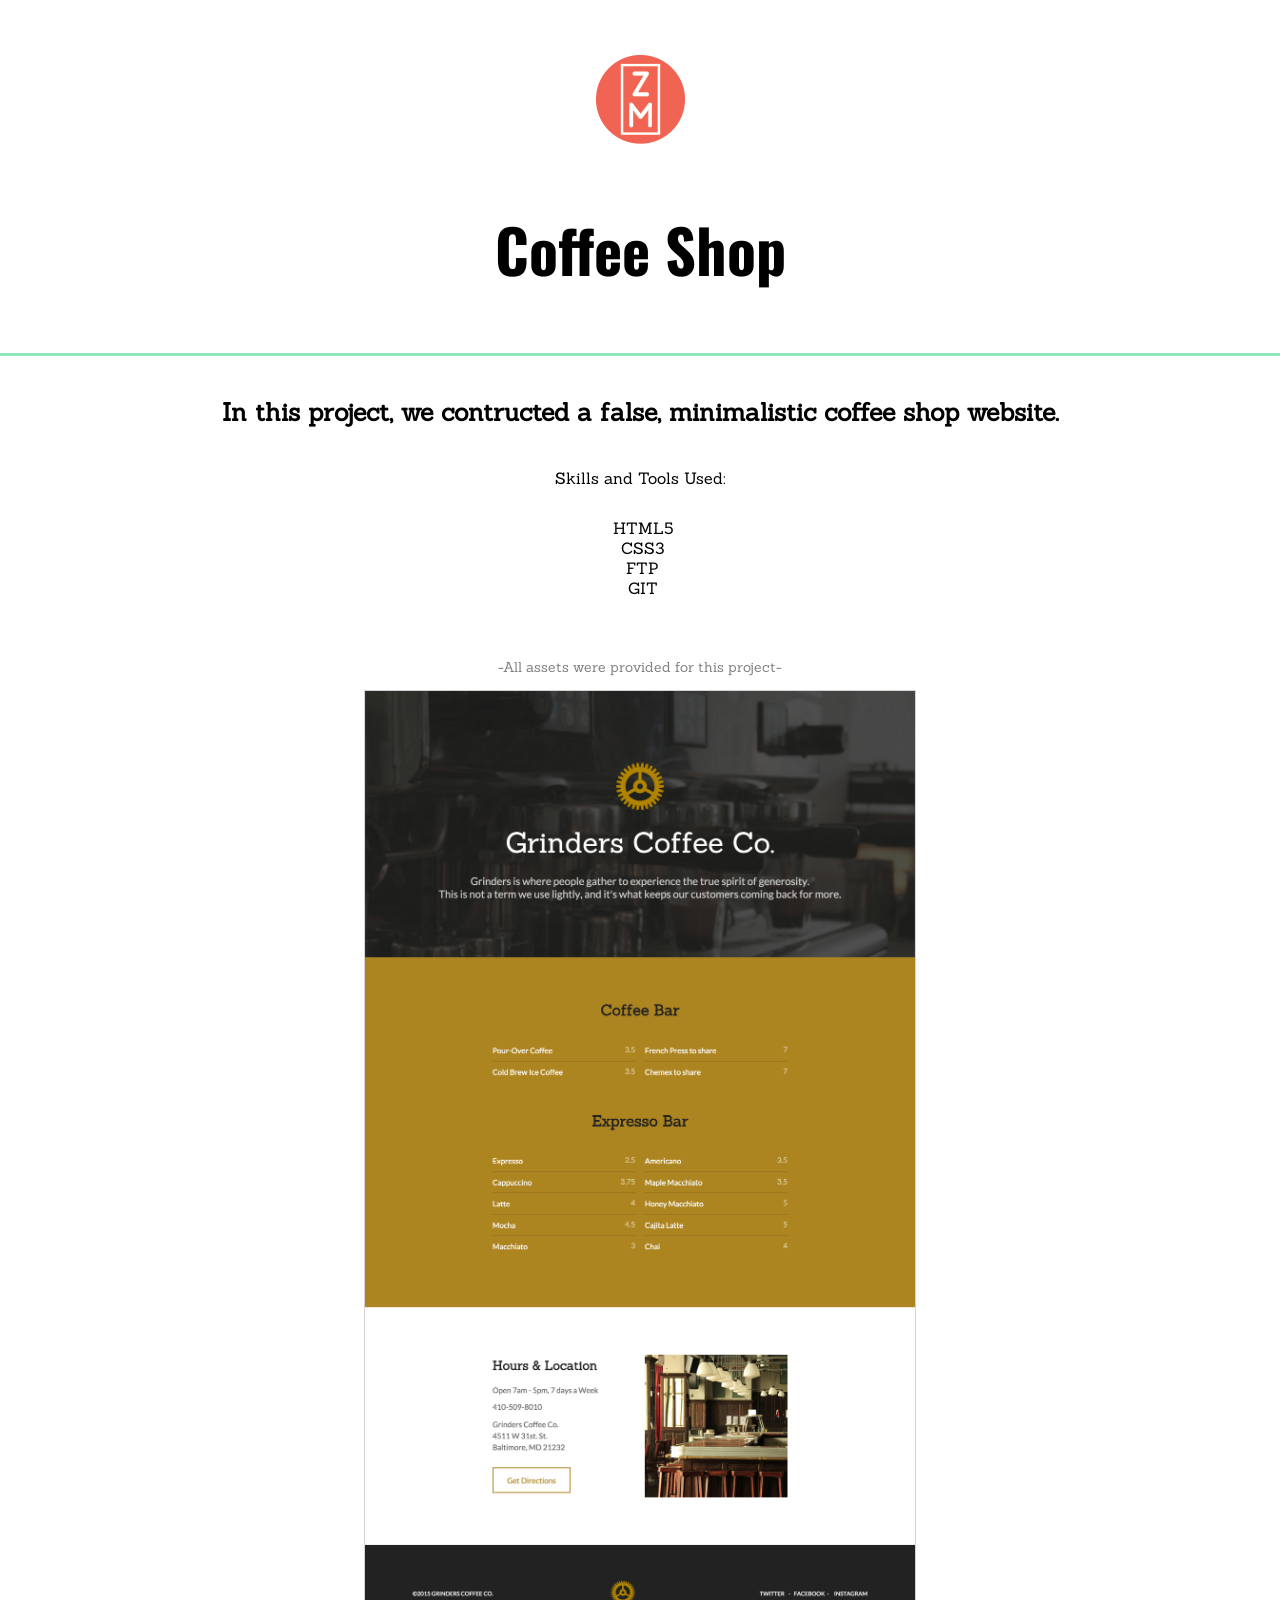
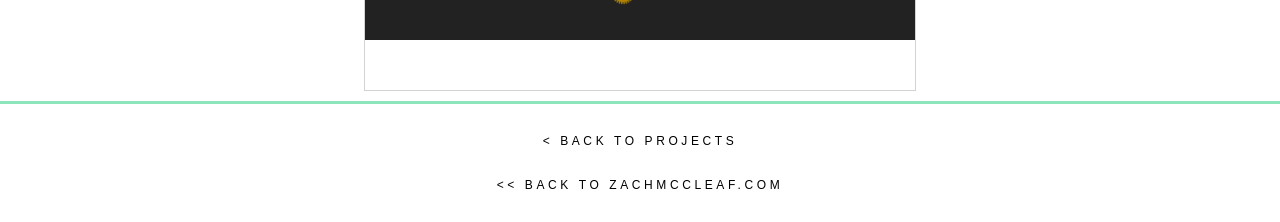
<file: 03_CoffeeShop.html>
<!DOCTYPE html>
<!--[if lt IE 7]>      <html class="no-js lt-ie9 lt-ie8 lt-ie7"> <![endif]-->
<!--[if IE 7]>         <html class="no-js lt-ie9 lt-ie8"> <![endif]-->
<!--[if IE 8]>         <html class="no-js lt-ie9"> <![endif]-->
<!--[if gt IE 8]><!--> <html class="no-js"> <!--<![endif]-->
    <head>
        <meta charset="utf-8">
        <meta http-equiv="X-UA-Compatible" content="IE=edge">
        <title></title>
        <meta name="description" content="">
        <meta name="viewport" content="width=device-width, initial-scale=1">

        <!-- Place favicon.ico and apple-touch-icon.png in the root directory -->

        <link rel="stylesheet" href="css/normalize.css">
        <link rel="stylesheet" href="css/fewd.css">
        <link href='http://fonts.googleapis.com/css?family=Oswald' rel='stylesheet' type='text/css'>        
        <link href='http://fonts.googleapis.com/css?family=Sanchez' rel='stylesheet' type='text/css'>
        <script src="js/vendor/modernizr-2.6.2.min.js"></script>
    </head>
    <body>
        <!--[if lt IE 7]>
            <p class="browsehappy">You are using an <strong>outdated</strong> browser. Please <a href="http://browsehappy.com/">upgrade your browser</a> to improve your experience.</p>
        <![endif]-->

        <!-- Add your site or application content here -->
        <header class="FEWD">
                <div class="fewd-headerlogo">Zach Logo</div>
                <h3>Coffee Shop</h3>
        </header>
            <main>
            <h6>In this project, we contructed a false, minimalistic coffee shop website. </h6>
                <p>Skills and Tools Used:</p>
                <ul>
                    <li>HTML5</li>
                    <li>CSS3</li>
                    <li>FTP</li>
                    <li>GIT</li>
                </ul>
                <p class="disclaimer">-All assets were provided for this project-</p>
                <a href="http://zachmccleaf.com/FEWD/03-CoffeeShop/">
                    <img src="img/project2.png" class="content1">
                </a>
            </main>
        <footer>
            <nav>
                <a href="FEWD.html" class="fewd-footnav">< BACK TO PROJECTS</a>
                <a href="index.php" class="fewd-footnav"><< BACK TO ZACHMCCLEAF.COM</a>
            </nav>
        </footer>



        <script src="//ajax.googleapis.com/ajax/libs/jquery/1.10.2/jquery.min.js"></script>
        <script>window.jQuery || document.write('<script src="../js/vendor/jquery-1.10.2.min.js"><\/script>')</script>
        <script src="../js/plugins.js"></script>
        <script src="../js/main.js"></script>

        <!-- Google Analytics: change UA-XXXXX-X to be your site's ID. -->
        <script>
            (function(b,o,i,l,e,r){b.GoogleAnalyticsObject=l;b[l]||(b[l]=
            function(){(b[l].q=b[l].q||[]).push(arguments)});b[l].l=+new Date;
            e=o.createElement(i);r=o.getElementsByTagName(i)[0];
            e.src='//www.google-analytics.com/analytics.js';
            r.parentNode.insertBefore(e,r)}(window,document,'script','ga'));
            ga('create','UA-XXXXX-X');ga('send','pageview');
        </script>
    </body>
</html>
</file>
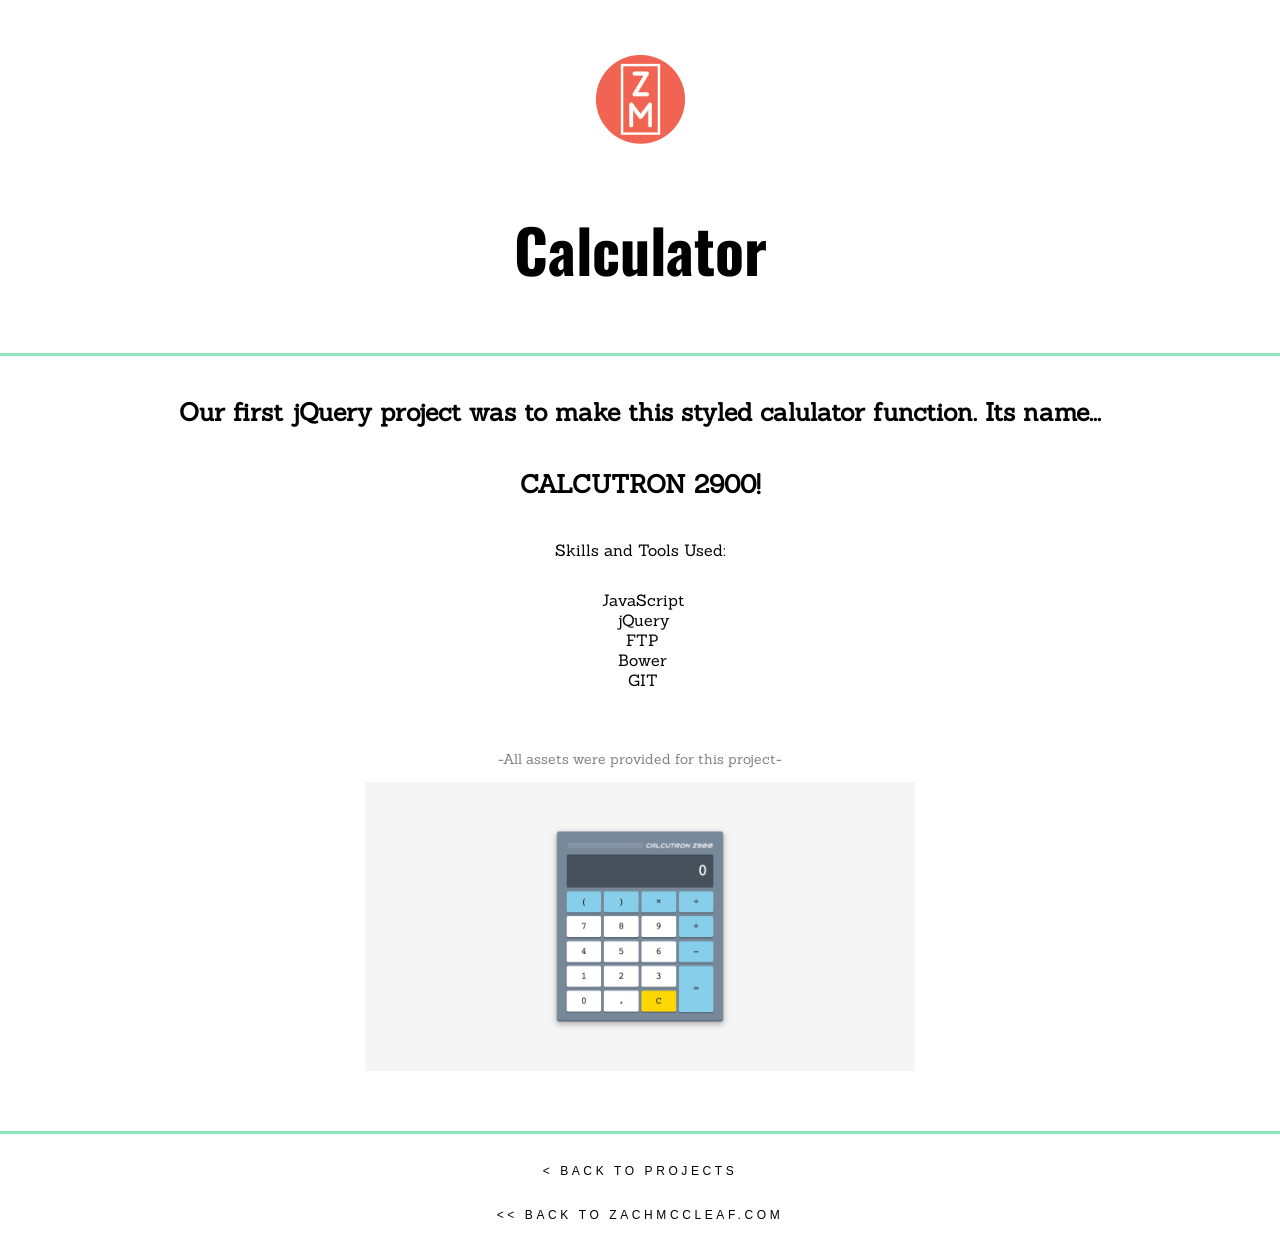
<file: 04_Calculator.html>
<!DOCTYPE html>
<!--[if lt IE 7]>      <html class="no-js lt-ie9 lt-ie8 lt-ie7"> <![endif]-->
<!--[if IE 7]>         <html class="no-js lt-ie9 lt-ie8"> <![endif]-->
<!--[if IE 8]>         <html class="no-js lt-ie9"> <![endif]-->
<!--[if gt IE 8]><!--> <html class="no-js"> <!--<![endif]-->
    <head>
        <meta charset="utf-8">
        <meta http-equiv="X-UA-Compatible" content="IE=edge">
        <title></title>
        <meta name="description" content="">
        <meta name="viewport" content="width=device-width, initial-scale=1">

        <!-- Place favicon.ico and apple-touch-icon.png in the root directory -->

        <link rel="stylesheet" href="css/normalize.css">
        <link rel="stylesheet" href="css/fewd.css">
        <link href='http://fonts.googleapis.com/css?family=Oswald' rel='stylesheet' type='text/css'>        
        <link href='http://fonts.googleapis.com/css?family=Sanchez' rel='stylesheet' type='text/css'>
        <script src="js/vendor/modernizr-2.6.2.min.js"></script>
    </head>
    <body>
        <!--[if lt IE 7]>
            <p class="browsehappy">You are using an <strong>outdated</strong> browser. Please <a href="http://browsehappy.com/">upgrade your browser</a> to improve your experience.</p>
        <![endif]-->

        <!-- Add your site or application content here -->
        <header class="FEWD">
                <div class="fewd-headerlogo">Zach Logo</div>
                <h3>Calculator</h3>
        </header>
            <main>
            <h6>Our first jQuery project was to make this styled calulator function. Its name...<h6>CALCUTRON 2900!</h6>
                <p>Skills and Tools Used:</p>
                <ul>
                    <li>JavaScript</li>
                    <li>jQuery</li>
                    <li>FTP</li>
                    <li>Bower</li>
                    <li>GIT</li>
                </ul>
                <p class="disclaimer">-All assets were provided for this project-</p>
                <a href="http://zachmccleaf.com/FEWD/04-Calculator/">
                    <img src="img/project3.png" class="content1 noborder">
                </a>
            </main>
        <footer>
            <nav>
                <a href="FEWD.html" class="fewd-footnav">< BACK TO PROJECTS</a>
                <a href="index.php" class="fewd-footnav"><< BACK TO ZACHMCCLEAF.COM</a>
            </nav>
        </footer>



        <script src="//ajax.googleapis.com/ajax/libs/jquery/1.10.2/jquery.min.js"></script>
        <script>window.jQuery || document.write('<script src="../js/vendor/jquery-1.10.2.min.js"><\/script>')</script>
        <script src="../js/plugins.js"></script>
        <script src="../js/main.js"></script>

        <!-- Google Analytics: change UA-XXXXX-X to be your site's ID. -->
        <script>
            (function(b,o,i,l,e,r){b.GoogleAnalyticsObject=l;b[l]||(b[l]=
            function(){(b[l].q=b[l].q||[]).push(arguments)});b[l].l=+new Date;
            e=o.createElement(i);r=o.getElementsByTagName(i)[0];
            e.src='//www.google-analytics.com/analytics.js';
            r.parentNode.insertBefore(e,r)}(window,document,'script','ga'));
            ga('create','UA-XXXXX-X');ga('send','pageview');
        </script>
    </body>
</html>
</file>
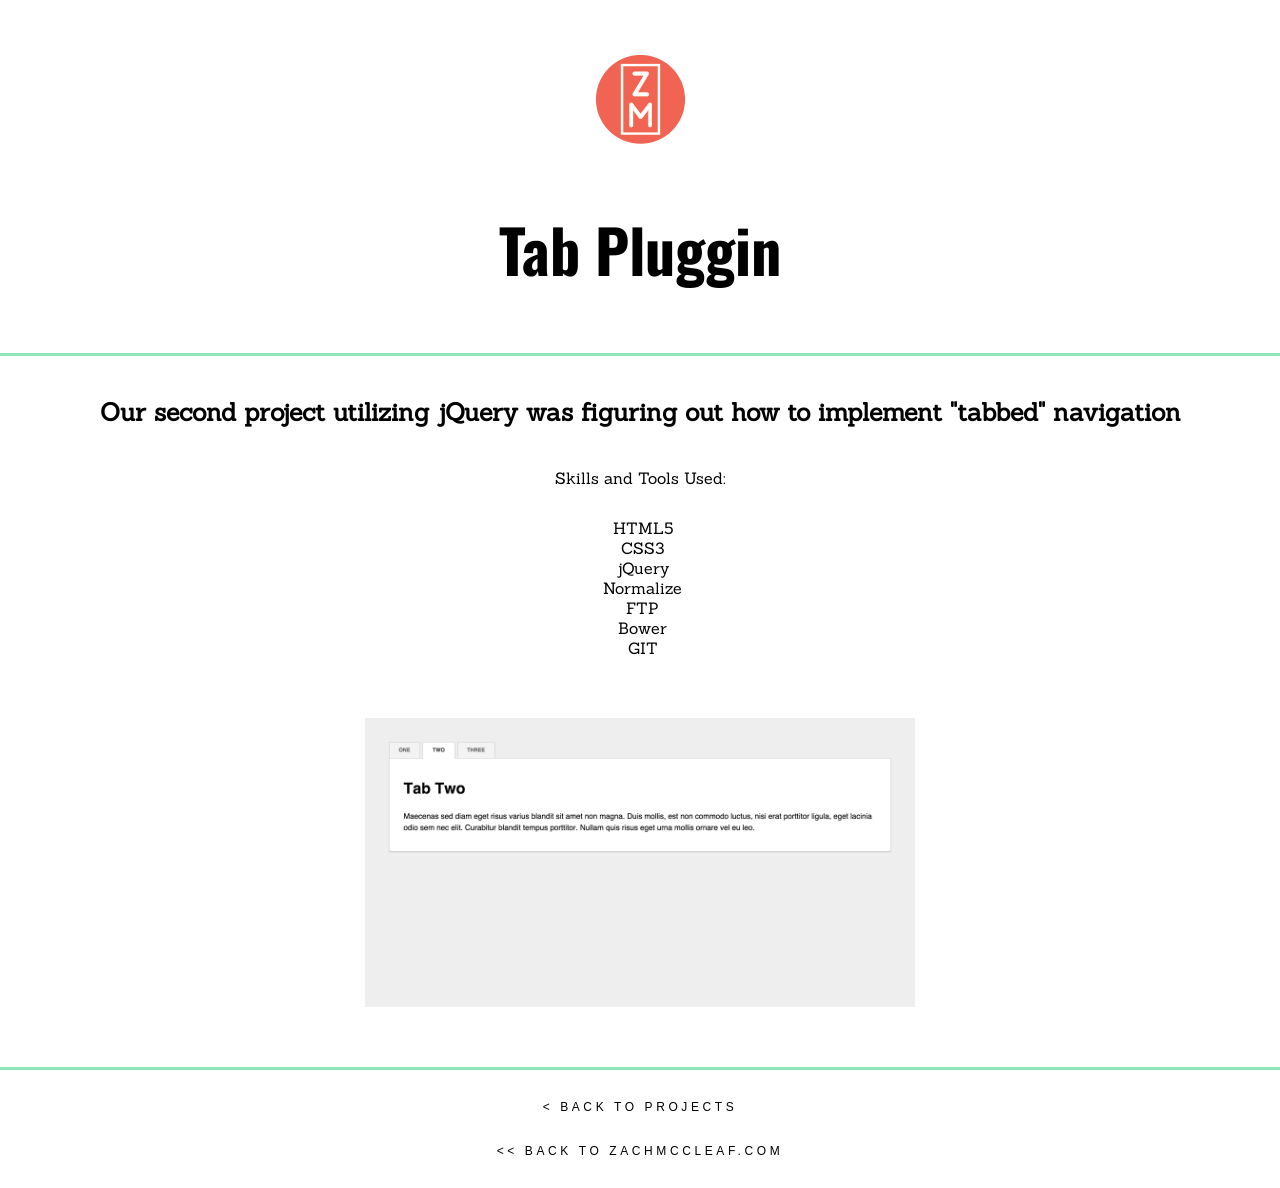
<file: 05_TabPlugin.html>
<!DOCTYPE html>
<!--[if lt IE 7]>      <html class="no-js lt-ie9 lt-ie8 lt-ie7"> <![endif]-->
<!--[if IE 7]>         <html class="no-js lt-ie9 lt-ie8"> <![endif]-->
<!--[if IE 8]>         <html class="no-js lt-ie9"> <![endif]-->
<!--[if gt IE 8]><!--> <html class="no-js"> <!--<![endif]-->
    <head>
        <meta charset="utf-8">
        <meta http-equiv="X-UA-Compatible" content="IE=edge">
        <title></title>
        <meta name="description" content="">
        <meta name="viewport" content="width=device-width, initial-scale=1">

        <!-- Place favicon.ico and apple-touch-icon.png in the root directory -->

        <link rel="stylesheet" href="css/normalize.css">
        <link rel="stylesheet" href="css/fewd.css">
        <link href='http://fonts.googleapis.com/css?family=Oswald' rel='stylesheet' type='text/css'>        
        <link href='http://fonts.googleapis.com/css?family=Sanchez' rel='stylesheet' type='text/css'>
        <script src="js/vendor/modernizr-2.6.2.min.js"></script>
    </head>
    <body>
        <!--[if lt IE 7]>
            <p class="browsehappy">You are using an <strong>outdated</strong> browser. Please <a href="http://browsehappy.com/">upgrade your browser</a> to improve your experience.</p>
        <![endif]-->

        <!-- Add your site or application content here -->
        <header class="FEWD">
                <div class="fewd-headerlogo">Zach Logo</div>
                <h3>Tab Pluggin</h3>
        </header>
            <main>
             <h6>Our second project utilizing jQuery was figuring out how to implement "tabbed" navigation</h6>
             <p>Skills and Tools Used:</p>
                <ul>
                    <li>HTML5</li>
                    <li>CSS3</li>
                    <li>jQuery</li>
                    <li>Normalize</li>
                    <li>FTP</li>
                    <li>Bower</li>
                    <li>GIT</li>
                </ul>
                <a href="http://zachmccleaf.com/05-TabPlugin/">
                    <img src="img/project4.png" class="content1 noborder">
                </a>
            </main>
        <footer>
            <nav>
                <a href="FEWD.html" class="fewd-footnav">< BACK TO PROJECTS</a>
                <a href="index.php" class="fewd-footnav"><< BACK TO ZACHMCCLEAF.COM</a>
            </nav>
        </footer>



        <script src="//ajax.googleapis.com/ajax/libs/jquery/1.10.2/jquery.min.js"></script>
        <script>window.jQuery || document.write('<script src="../js/vendor/jquery-1.10.2.min.js"><\/script>')</script>
        <script src="../js/plugins.js"></script>
        <script src="../js/main.js"></script>

        <!-- Google Analytics: change UA-XXXXX-X to be your site's ID. -->
        <script>
            (function(b,o,i,l,e,r){b.GoogleAnalyticsObject=l;b[l]||(b[l]=
            function(){(b[l].q=b[l].q||[]).push(arguments)});b[l].l=+new Date;
            e=o.createElement(i);r=o.getElementsByTagName(i)[0];
            e.src='//www.google-analytics.com/analytics.js';
            r.parentNode.insertBefore(e,r)}(window,document,'script','ga'));
            ga('create','UA-XXXXX-X');ga('send','pageview');
        </script>
    </body>
</html>
</file>
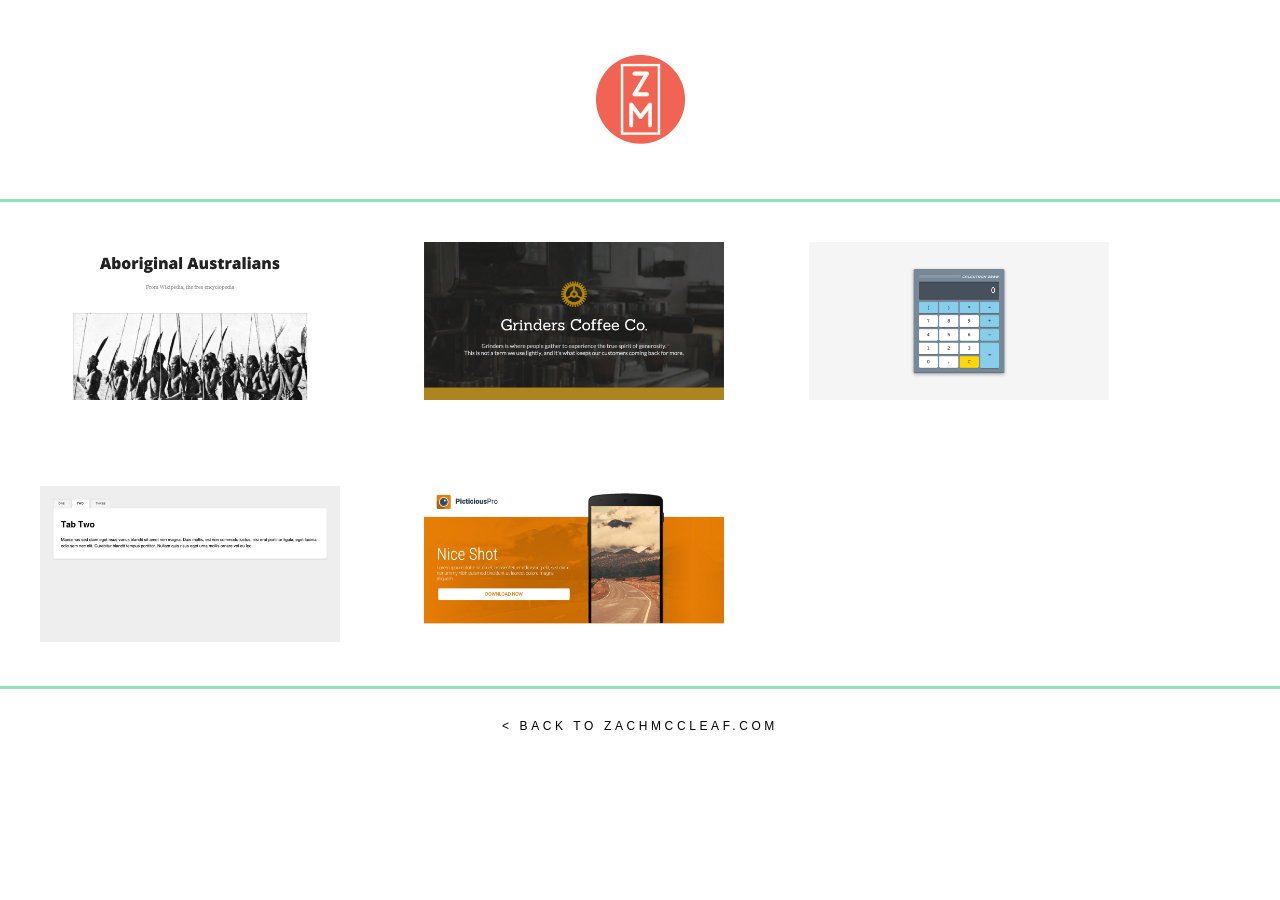
<file: FEWD.html>
<!DOCTYPE html>
<!--[if lt IE 7]>      <html class="no-js lt-ie9 lt-ie8 lt-ie7"> <![endif]-->
<!--[if IE 7]>         <html class="no-js lt-ie9 lt-ie8"> <![endif]-->
<!--[if IE 8]>         <html class="no-js lt-ie9"> <![endif]-->
<!--[if gt IE 8]><!--> <html class="no-js"> <!--<![endif]-->
    <head>
        <meta charset="utf-8">
        <meta http-equiv="X-UA-Compatible" content="IE=edge">
        <title></title>
        <meta name="description" content="">
        <meta name="viewport" content="width=device-width, initial-scale=1">

        <!-- Place favicon.ico and apple-touch-icon.png in the root directory -->

        <link rel="stylesheet" href="css/normalize.css">
        <link rel="stylesheet" href="css/fewd.css">
        <link href='http://fonts.googleapis.com/css?family=Oswald' rel='stylesheet' type='text/css'>        
        <link href='http://fonts.googleapis.com/css?family=Sanchez' rel='stylesheet' type='text/css'>
        <script src="js/vendor/modernizr-2.6.2.min.js"></script>
    </head>
    <body>
        <!--[if lt IE 7]>
            <p class="browsehappy">You are using an <strong>outdated</strong> browser. Please <a href="http://browsehappy.com/">upgrade your browser</a> to improve your experience.</p>
        <![endif]-->

        <!-- Add your site or application content here -->
        <header class="FEWD">
            <a href="/">
                <div class="fewd-headerlogo">Zach Logo</div>
            </a>
        </header>
            <main>
                <a href="01_Article.html">
                    <img src="img/project1thumb.jpg">
                </a>
                <a href="03_CoffeeShop.html">
                    <img src="img/project2thumb.jpg">
                </a>
                <a href="04_Calculator.html">
                    <img src="img/project3thumb.jpg">
                </a>
                <a href="05_TabPlugin.html">
                    <img src="img/project4thumb.jpg">
                </a>
                <a href="06_PhotoApp.html">
                    <img src="img/project5thumb.jpg">
                </a>
            </main>
        <footer>
            <nav>
                <a href="/" class="fewd-footnav">< BACK TO ZACHMCCLEAF.COM</a>
            </nav>
        </footer>



        <script src="//ajax.googleapis.com/ajax/libs/jquery/1.10.2/jquery.min.js"></script>
        <script>window.jQuery || document.write('<script src="../js/vendor/jquery-1.10.2.min.js"><\/script>')</script>
        <script src="../js/plugins.js"></script>
        <script src="../js/main.js"></script>
    </body>
</html>
</file>
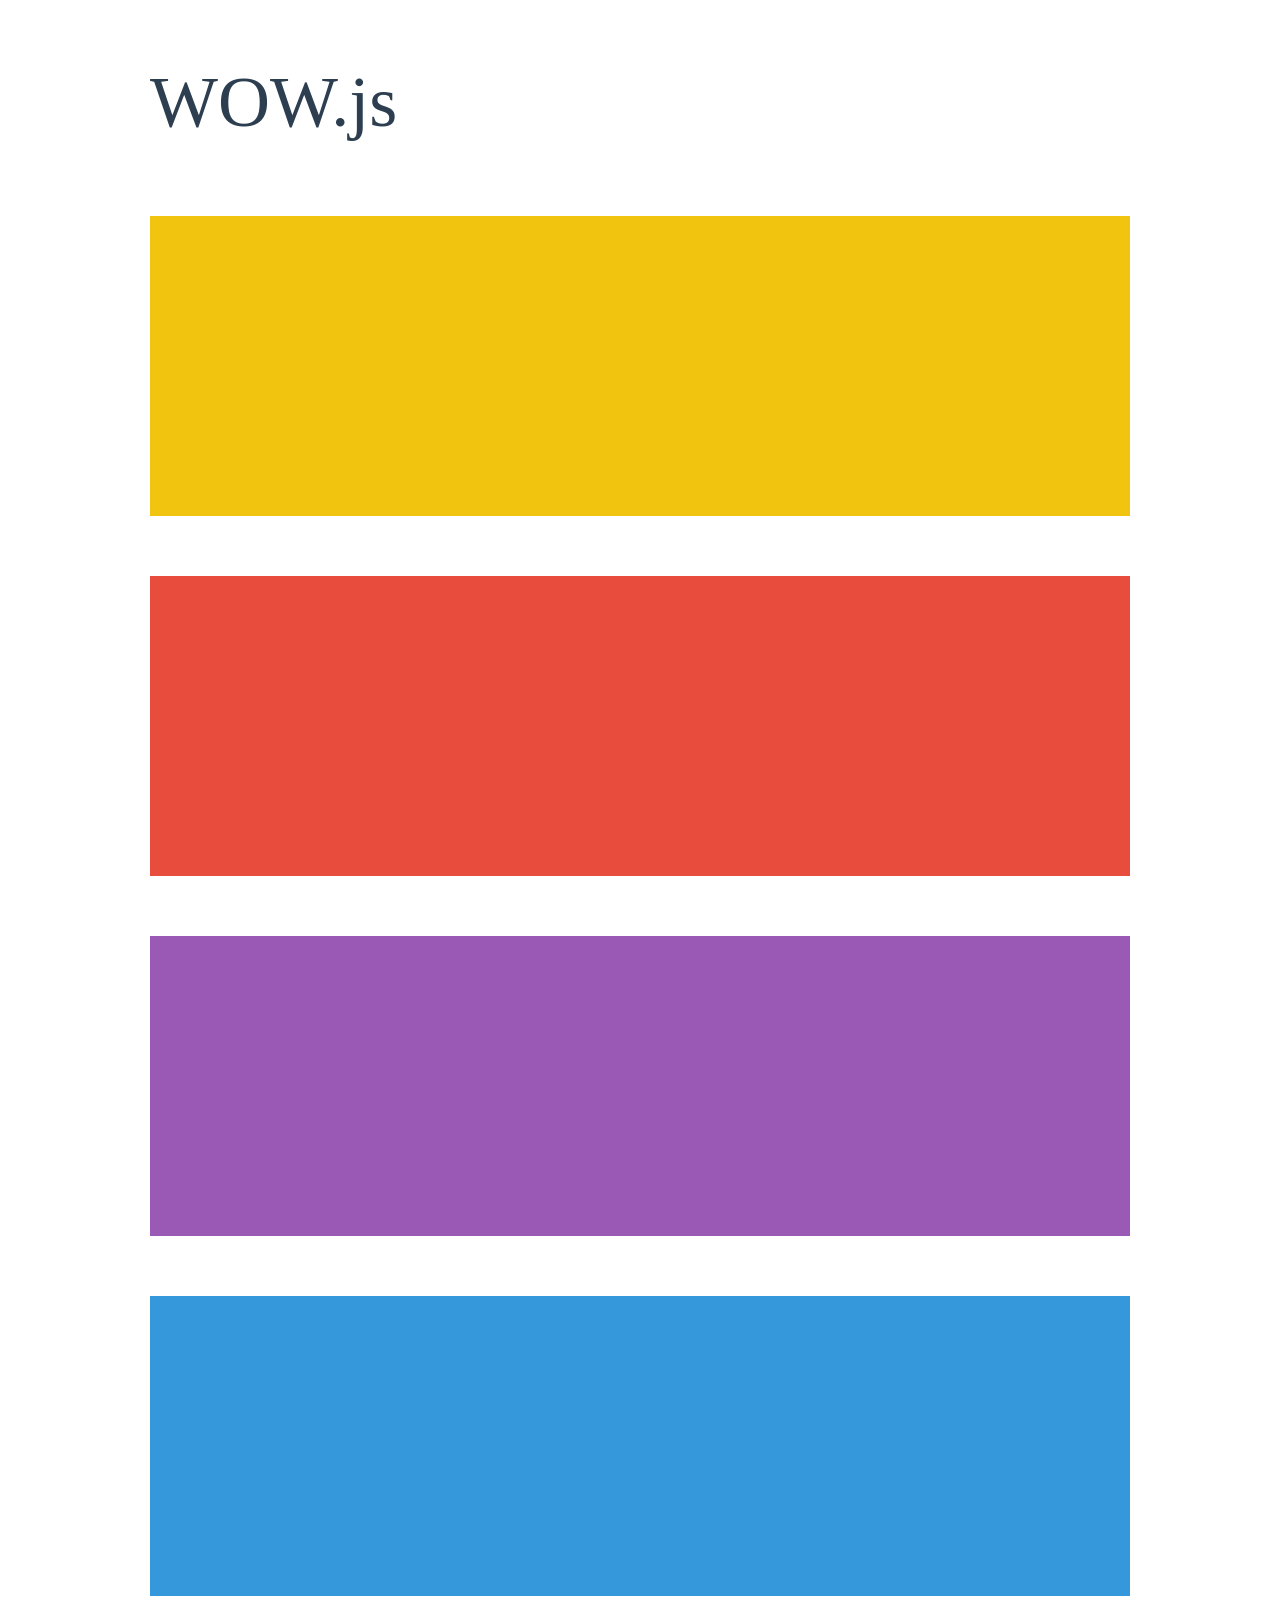
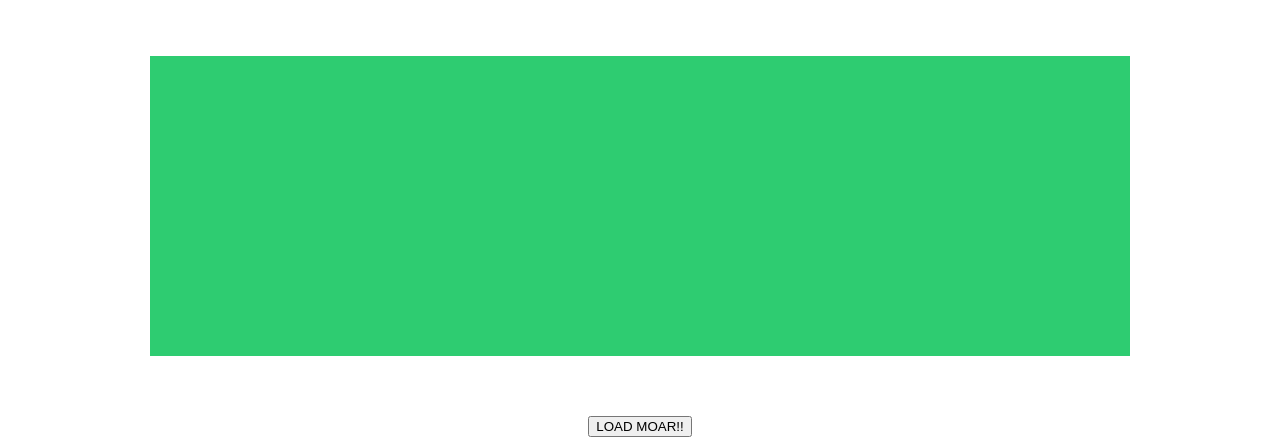
<file: bower_components/wowjs/demo.html>
<!doctype html>

<html lang="en">
<head>
  <meta charset="utf-8">
  <title>WOW</title>
  <link rel="stylesheet" href="css/libs/animate.css">
  <link rel="stylesheet" href="css/site.css">
  <style>
    .wow:first-child {
      visibility: hidden;
    }
  </style>
  <!--[if IE]>
    <script src="http://html5shiv.googlecode.com/svn/trunk/html5.js"></script>
  <![endif]-->
</head>

<body>
  <div id="container">
    <header>
      <h1>WOW.js</h1>
    </header>
    <div id="main">
      <section class="wow fadeInDown" style="background-color: #f1c40f;"></section>
      <section class="wow pulse" style="background-color: #e74c3c;" data-wow-iteration="infinite" data-wow-duration="1500ms"></section>
      <section class="section--purple wow slideInRight" data-wow-delay="2s"></section>
      <section class="section--blue wow bounceInLeft" data-wow-offset="300"></section>
      <section class="section--green wow slideInLeft" data-wow-duration="4s"></section>
      <button id="moar">LOAD MOAR!!</button>
    </div>
  </div>
  <script src="dist/wow.js"></script>
  <script>
    wow = new WOW(
      {
        animateClass: 'animated',
        offset:       100,
        callback:     function(box) {
          console.log("WOW: animating <" + box.tagName.toLowerCase() + ">")
        }
      }
    );
    wow.init();
    document.getElementById('moar').onclick = function() {
      var section = document.createElement('section');
      section.className = 'section--purple wow fadeInDown';
      this.parentNode.insertBefore(section, this);
    };
  </script>
</body>
</html>
</file>
<file: FEWD/01-ArticleMarkup/main.css>
/*header*/
.container {
	width: 775px;
	margin: 0 auto;
}
h1 {
	font-family: 'Open Sans', Helvetica, Arial, sans-serif;
	font-weight: 800;
	font-size: 60px;
	color: #222;
	text-align: center;
}
h5 {
	font-family: 'Open Sans', Helvetica, Arial, sans-serif;
	font-weight: 900;
	text-transform: uppercase;
	font-size: 14px;
	color: #999;
	padding-left: 37px;
	margin-bottom: 0;
	margin-top: 90px;
	padding-top: 600px;
}
h3 {
	font-family: 'Open Sans', Helvetica, Arial, sans-serif;
	font-weight: 900;
	font-size: 28px
	color: #222;
}
.wiki {
	font-family: Georgia;
	font-size: 20px;
	color: #999;
	text-align: center;
	margin-bottom: 90px;
}
figure {
	width: 900px;
	display: block;
	margin: 0 auto;
}
img {
	border: 1px solid #ccc;
}
.headerimg {
	width: 900px;
}
p {
	font-family: 'Open Sans', Helvetica, Arial, sans-serif;
	font-size: 14px;
	color: #666;
	margin-bottom: 25px;
}
ol {
	color: #999;
}
nav {
	padding-bottom: 35px;
}
.topborder {
	border-top: 1px solid #ccc;
	padding: 35px;
}
.bottomborder {
	border-bottom: 1px solid #ccc;
	padding-bottom: 40px;
}
.nostyle {
	font-family: Georgia; 
	font-size: 16px;
	color: #666;
	list-style: none;
	margin-left: -50px;
}
ol .nostyle a {
	color: #666;
}
.liststyle {
	font-family: Georgia;
	font-size: 20px;
}
.liststyle a {
	color: #222;
}
.subtitle {
	padding-bottom: 35px;
}
header {
	padding-bottom: 40px;
}

/*content*/
h2 {
	font-family: 'Open Sans', Helvetica, Arial, sans-serif;
	font-weight: 900;
	font-size: 36px;
	color: #222;
}
.content {
	font-family: Georgia;
	font-size: 16px;
	color: #222;
	line-height: 25px;
	margin-top: 30px;
	margin-bottom: 30px;
}
blockquote {
	background-color: #f6f6f6;
	border-left: 10px solid #e3e3e3;
	font-family: Georgia;
	font-style: italic;
	font-size: 20px;
	color: #222;
	padding: 45px;
	line-height: 40px;
	display: block;
	margin: 0 auto;
	width: 900px;
}
.thumb {
	border: 1px solid #ccc;
}
.wrapper {
	float: right;
	padding: 35px;
	width: 400px;
}
.push {
	margin-top: 70px;
}
ul {
	font-family: Georgia;
	font-size: 16px;
	color: #222;
	margin: 0;
	padding: 0;
}
li {
	padding: 10px;
}
</file>
<file: FEWD/03-CoffeeShop/css/main.css>
/*  
FONTS:
font-family: 'Lato', sans-serif;
font-family: 'Sanchez', serif;  
*/

.cf:after {
   content: '';
   clear: both;
}
div {
   overflow: hidden;
}
body {
   margin: 0;
}
header {
	background: #222;
   background: url(../images/header.jpg) no-repeat center;
   background-size: cover;
	height: 560px;
	width: 100%;
}
.headerlogo {
   background: url(../images/logo_large.png) bottom no-repeat;
   width: 100px;
   height: 100px;
   margin: 0 auto;
   text-indent: 100%;
   overflow: hidden;
   white-space: nowrap;
   padding-top: 150px;
}
.footerlogo {
   background: url(../images/logo_small.png) no-repeat bottom;
   width: 50px;
   height: 50px;
   text-indent: 100%;
   overflow: hidden;
   white-space: nowrap;
   margin: 0 auto;
   display: block;
   padding-top: 75px;
}
h1 {
   font-family: 'Sanchez', serif;
   font-weight: lighter;
   color: #fff;
   font-size: 60px;
   text-align: center;
   margin-top: 30px;
   margin-bottom: 30px;
}
.tagline {
   font-family: 'Lato', sans-serif;
   font-size: 22px;
   color: #ccc;
   text-align: center;
   margin: 0;
   padding: 0;
}
ul {
	width: 300px;
   padding: 0;
}
.padd {
   margin-bottom: 45px;
}
li{
   list-style:none;    
   overflow:hidden;
   padding:5px 0;
   position:relative;
}
li label{
   float:left;
   background:#fff;
   background: #AC8420;
   font-family: 'Lato', sans-serif;
   font-size: 16px;
   color: #fff;
   padding: 7px 0;
}
li span{
   float:right;
   background:#fff;
   background: #AC8420;
   font-family: 'Lato', sans-serif;
   font-size: 16px;
   color: #DECC9C;
   padding: 5px 0;
}
.bottomborder {
   border-bottom: 2px solid #9B761C;
}
.menu {
   background: #AC8420;
   width: 100%;
   height: 735px;
}
.menuleft {
   float: left;
}
.menuright {
   float: right;
}
h2 {
   clear: both;
   text-align: center;
   font-family: 'Sanchez', serif;
   font-size: 32px;
   color: #222;
   margin-top: 90px;
}
h3 {
   font-family: 'Sanchez', serif;
   font-size: 26px;
   color: #222;
}
.details, .address {
   font-family: 'Lato', sans-serif;
   font-size: 16px;
   color: #666;
}
.address {
   line-height: 1.5em;
}
.details {
   margin: 0 auto;
   display: block;
   margin-top: 100px;
}
.container {
   width: 620px;
   display: block;
   margin: 0 auto;
   padding: 0;
   margin-bottom: 100px;
}
.shop {
   float: right;
   padding: 0;
   margin: 0;
}
.notes {
   float: left;
   margin-top: -20px;
}
.directionsbutton {
   font-family: 'Lato', sans-serif;
   font-size: 16px;
   color: #AC8420; 
   border: 2px solid #AC8420;
   width: 160px;
   height: 50px;
   text-align: center;
   margin-top: 30px;
}
.directionsbutton p {
   padding: 0;
   text-transform: none;
}
footer {
   height: 200px;
   background: #222;
   clear: both;
   width: 100%;
}
footer p, a{
   font-family: 'Lato', sans-serif;
   font-size: 12px;
   color: #fff;
   text-transform: uppercase;
}
footer a {
   text-decoration: none;
}
aside {
   float: right;
   margin-right: 100px;
   margin-top: 95px;
}
footer p {
   float: left;
   margin: 0;
   margin-left: 100px;
   margin-top: 95px;
}
.middot:before {
   content: '\b7\a0';
   padding-left: 5px;
   padding-right: 5px;
}
.middot:after {
   content: '\b7\a0';
   padding-left: 5px;
   padding-right: 5px;
}
</file>
<file: FEWD/04-Calculator/css/main.css>
*,
	*:before,
	*:after {
	    -webkit-box-sizing: border-box;
	       -moz-box-sizing: border-box;
	            box-sizing: border-box;
	}

	*:focus {
		outline: none;
	}

	html,
	body {
		background: #F5F5F5;
		height: 100%;
		min-height: 100%;
		margin: 0;
		padding: 0;
		position: relative;
		width: 100%;
	}

	.calculator {
		background: #778899;
		border-radius: 5px;
		box-shadow: 0 -3px 0 rgba(0, 0, 0, 0.2) inset, 0 5px 20px rgba(0, 0, 0, 0.3);
		bottom: 0;
		height: 400px;
		left: 0;
		margin: auto;
		position: absolute;
		right: 0;
		top: 0;
		width: 350px;
	}

	.calculator .container {
		height: 100%;
		padding: 5%;
		position: relative;
		width: 100%;
	}

	.calculator .header,
	.calculator .header:before,
	.calculator .header:after {
		border-bottom: 1px solid rgba(255, 255, 255, 0.4);
	}

	.calculator .header {
		color: rgba(255, 255, 255, 0.8);
		font-family: "Audiowide", sans-serif;
		height: 12px;
		left: 2px;
		letter-spacing: 0.05em;
		margin: 0 1.3% 15px;
		position: relative;
		text-align: right;
		text-transform: uppercase;
		-webkit-transform: skewX(-15deg);
				transform: skewX(-15deg);
		-webkit-user-select: none;
		   -moz-user-select: none;
		    -ms-user-select: none;
				user-select: none;
	}

	.calculator .header:before,
	.calculator .header:after {
		content: '';
		display: block;
		height: 1px;
		left: 0;
		position: absolute;
		width: 100%;
		z-index: 1;
	}

	.calculator .header:before {
		bottom: 3px;
	}

	.calculator .header:after {
		bottom: -5px;
	}

	.calculator .header h1 {
		background: #778899;
		display: inline-block;
		font-size: 12px;
		margin: 0;
		padding: 0 0 0 7px;
		position: relative;
		z-index: 2;
	}

	.calculator .button,
	.calculator .display {
		border: none;
		border-radius: 3px;
		display: block;
		float: left;
		font-family: monospace;
		font-size: 20px;
		margin: 1.3% 1%;
	}

	.calculator .button {
		background: #fff;
		box-shadow: 0 3px 0 rgba(0, 0, 0, 0.2);
		color: #333;
		height: 12.1%;
		padding: 0;
		position: relative;
		top: 0;
		width: 23%;
	}

	.calculator .button:active,
	.calculator .button.active {
		box-shadow: 0 0 0 rgba(0, 0, 0, 0);
		position: relative;
		top: 2px;
	}

	.calculator .button.operator,
	.calculator .button.equals {
		background-color: #87CEEB;
	}

	.calculator .button.clear,
	.calculator .button.back {
		background-color: #FFD700;
	}

	.calculator .button.wide {
		width: 48%;
	}

	.calculator .button.tall {
		height: 26.5%;
	}

	.calculator .button.right {
		float: right;
	}

	.calculator .display {
		background: #46515B;
		box-shadow: 0 3px 0 rgba(0, 0, 0, 0.15) inset;
		color: #fff;
		font-size: 34px;
		height: 19%;
		padding: 0 4%;
		text-align: right;
		width: 98%;
	}
</file>
<file: FEWD/05-TabPlugin/css/main.css>
*, *:before, *:after {
	    -webkit-box-sizing: border-box;
	       -moz-box-sizing: border-box;
	            box-sizing: border-box;
	}

	html,
	body {
		background: #eee;
		font-family: Helvetica, sans-serif;
		line-height: 1.5;
	}
</file>
<file: FEWD/06-PhotoApp/components/formstone/dist/css/grid.css>
/*! Formstone v0.2.0 [grid.css] 2015-02-26 | MIT License | formstone.it */

*,:before,:after{box-sizing:border-box}.fs-grid .fs-row{width:300px;margin-left:auto;margin-right:auto}@media screen and (min-width:500px){.fs-grid .fs-row{width:480px}}@media screen and (min-width:740px){.fs-grid .fs-row{width:720px}}@media screen and (min-width:980px){.fs-grid .fs-row{width:960px}}@media screen and (min-width:1220px){.fs-grid .fs-row{width:1200px}}.fs-grid .fs-row:after{height:0;clear:both;content:".";display:block;line-height:0;visibility:hidden}.fs-grid .fs-row .fs-row{width:102.08333333%;margin-left:-1.04166667%;margin-right:-1.04166667%}.fs-grid .fs-row [class*=fs-cell][class*="-contained"] .fs-row{width:100%;margin-left:0;margin-right:0}.fs-grid .fs-row [class*=fs-cell]{width:97.91666667%;float:left;margin-left:1.04166667%;margin-right:1.04166667%}.fs-grid .fs-row [class*=fs-cell][class*="-padded"]{box-sizing:content-box;margin-left:0;margin-right:0;padding-left:1.04166667%;padding-right:1.04166667%}.fs-grid .fs-row [class*=fs-cell][class*="-contained"]{margin-left:0;margin-right:0}.fs-grid .fs-row [class*=fs-cell][class*="-right"]{float:right}.fs-grid .fs-row .fs-all-fifth{width:17.91666667%}.fs-grid .fs-row .fs-all-fourth{width:22.91666667%}.fs-grid .fs-row .fs-all-third{width:31.25%}.fs-grid .fs-row .fs-all-half{width:47.91666667%}.fs-grid .fs-row .fs-all-full{width:97.91666667%}.fs-grid .fs-row .fs-all-push-fifth{margin-left:21.04166667%}.fs-grid .fs-row .fs-all-push-fourth{margin-left:26.04166667%}.fs-grid .fs-row .fs-all-push-third{margin-left:34.375%}.fs-grid .fs-row .fs-all-push-half{margin-left:51.04166667%}.fs-grid .fs-row [class*="-contained"].fs-all-fifth{width:20%}.fs-grid .fs-row [class*="-contained"].fs-all-fourth{width:25%}.fs-grid .fs-row [class*="-contained"].fs-all-third{width:33.33333333%}.fs-grid .fs-row [class*="-contained"].fs-all-half{width:50%}.fs-grid .fs-row [class*="-contained"].fs-all-full{width:100%}.fs-grid .fs-row [class*="-contained"] .fs-all-push-fifth{margin-left:20%}.fs-grid .fs-row [class*="-contained"] .fs-all-push-fourth{margin-left:25%}.fs-grid .fs-row [class*="-contained"] .fs-all-push-third{margin-left:33.33333333%}.fs-grid .fs-row [class*="-contained"] .fs-all-push-half{margin-left:50%}.fs-grid .fs-row [class*=fs-all][class*="-centered"]{float:none;margin-left:auto;margin-right:auto}.fs-grid .fs-row .fs-all-hide{display:none}@media screen and (max-width:739px){.fs-grid .fs-row .fs-sm-1{width:31.25%}.fs-grid .fs-row .fs-sm-2{width:64.58333333%}.fs-grid .fs-row .fs-sm-3{width:97.91666667%}.fs-grid .fs-row .fs-sm-push-1{margin-left:34.375%}.fs-grid .fs-row .fs-sm-push-2{margin-left:67.70833333%}.fs-grid .fs-row [class*="-contained"].fs-sm-1{width:33.33333333%}.fs-grid .fs-row [class*="-contained"].fs-sm-2{width:66.66666667%}.fs-grid .fs-row [class*="-contained"].fs-sm-3{width:100%}.fs-grid .fs-row [class*="-contained"].fs-sm-push-1{margin-left:33.33333333%}.fs-grid .fs-row [class*="-contained"].fs-sm-push-2{margin-left:66.66666667%}.fs-grid .fs-row .fs-sm-fifth{width:17.91666667%}.fs-grid .fs-row .fs-sm-fourth{width:22.91666667%}.fs-grid .fs-row .fs-sm-third{width:31.25%}.fs-grid .fs-row .fs-sm-half{width:47.91666667%}.fs-grid .fs-row .fs-sm-full{width:97.91666667%}.fs-grid .fs-row .fs-sm-push-fifth{margin-left:21.04166667%}.fs-grid .fs-row .fs-sm-push-fourth{margin-left:26.04166667%}.fs-grid .fs-row .fs-sm-push-third{margin-left:34.375%}.fs-grid .fs-row .fs-sm-push-half{margin-left:51.04166667%}.fs-grid .fs-row [class*="-contained"].fs-sm-fifth{width:20%}.fs-grid .fs-row [class*="-contained"].fs-sm-fourth{width:25%}.fs-grid .fs-row [class*="-contained"].fs-sm-third{width:33.33333333%}.fs-grid .fs-row [class*="-contained"].fs-sm-half{width:50%}.fs-grid .fs-row [class*="-contained"].fs-sm-full{width:100%}.fs-grid .fs-row [class*="-contained"] .fs-sm-push-fifth{margin-left:20%}.fs-grid .fs-row [class*="-contained"] .fs-sm-push-fourth{margin-left:25%}.fs-grid .fs-row [class*="-contained"] .fs-sm-push-third{margin-left:33.33333333%}.fs-grid .fs-row [class*="-contained"] .fs-sm-push-half{margin-left:50%}.fs-grid .fs-row [class*=fs-sm][class*="-centered"]{float:none;margin-left:auto;margin-right:auto}.fs-grid .fs-row .fs-sm-hide{display:none}}@media screen and (max-width:499px){.fs-grid .fs-row .fs-xs-1{width:31.25%}.fs-grid .fs-row .fs-xs-2{width:64.58333333%}.fs-grid .fs-row .fs-xs-3{width:97.91666667%}.fs-grid .fs-row .fs-xs-push-1{margin-left:34.375%}.fs-grid .fs-row .fs-xs-push-2{margin-left:67.70833333%}.fs-grid .fs-row [class*="-contained"].fs-xs-1{width:33.33333333%}.fs-grid .fs-row [class*="-contained"].fs-xs-2{width:66.66666667%}.fs-grid .fs-row [class*="-contained"].fs-xs-3{width:100%}.fs-grid .fs-row [class*="-contained"].fs-xs-push-1{margin-left:33.33333333%}.fs-grid .fs-row [class*="-contained"].fs-xs-push-2{margin-left:66.66666667%}.fs-grid .fs-row .fs-xs-fifth{width:17.91666667%}.fs-grid .fs-row .fs-xs-fourth{width:22.91666667%}.fs-grid .fs-row .fs-xs-third{width:31.25%}.fs-grid .fs-row .fs-xs-half{width:47.91666667%}.fs-grid .fs-row .fs-xs-full{width:97.91666667%}.fs-grid .fs-row .fs-xs-push-fifth{margin-left:21.04166667%}.fs-grid .fs-row .fs-xs-push-fourth{margin-left:26.04166667%}.fs-grid .fs-row .fs-xs-push-third{margin-left:34.375%}.fs-grid .fs-row .fs-xs-push-half{margin-left:51.04166667%}.fs-grid .fs-row [class*="-contained"].fs-xs-fifth{width:20%}.fs-grid .fs-row [class*="-contained"].fs-xs-fourth{width:25%}.fs-grid .fs-row [class*="-contained"].fs-xs-third{width:33.33333333%}.fs-grid .fs-row [class*="-contained"].fs-xs-half{width:50%}.fs-grid .fs-row [class*="-contained"].fs-xs-full{width:100%}.fs-grid .fs-row [class*="-contained"] .fs-xs-push-fifth{margin-left:20%}.fs-grid .fs-row [class*="-contained"] .fs-xs-push-fourth{margin-left:25%}.fs-grid .fs-row [class*="-contained"] .fs-xs-push-third{margin-left:33.33333333%}.fs-grid .fs-row [class*="-contained"] .fs-xs-push-half{margin-left:50%}.fs-grid .fs-row [class*=fs-xs][class*="-centered"]{float:none;margin-left:auto;margin-right:auto}.fs-grid .fs-row .fs-xs-hide{display:none}}@media screen and (min-width:740px) and (max-width:979px){.fs-grid .fs-row .fs-md-1{width:14.58333333%}.fs-grid .fs-row .fs-md-2{width:31.25%}.fs-grid .fs-row .fs-md-3{width:47.91666667%}.fs-grid .fs-row .fs-md-4{width:64.58333333%}.fs-grid .fs-row .fs-md-5{width:81.25%}.fs-grid .fs-row .fs-md-6{width:97.91666667%}.fs-grid .fs-row .fs-md-push-1{margin-left:17.70833333%}.fs-grid .fs-row .fs-md-push-2{margin-left:34.375%}.fs-grid .fs-row .fs-md-push-3{margin-left:51.04166667%}.fs-grid .fs-row .fs-md-push-4{margin-left:67.70833333%}.fs-grid .fs-row .fs-md-push-5{margin-left:84.375%}.fs-grid .fs-row [class*="-contained"].fs-md-1{width:16.66666667%}.fs-grid .fs-row [class*="-contained"].fs-md-2{width:33.33333333%}.fs-grid .fs-row [class*="-contained"].fs-md-3{width:50%}.fs-grid .fs-row [class*="-contained"].fs-md-4{width:66.66666667%}.fs-grid .fs-row [class*="-contained"].fs-md-5{width:83.33333333%}.fs-grid .fs-row [class*="-contained"].fs-md-6{width:100%}.fs-grid .fs-row [class*="-contained"].fs-md-push-1{margin-left:16.66666667%}.fs-grid .fs-row [class*="-contained"].fs-md-push-2{margin-left:33.33333333%}.fs-grid .fs-row [class*="-contained"].fs-md-push-3{margin-left:50%}.fs-grid .fs-row [class*="-contained"].fs-md-push-4{margin-left:66.66666667%}.fs-grid .fs-row [class*="-contained"].fs-md-push-5{margin-left:83.33333333%}.fs-grid .fs-row .fs-md-fifth{width:17.91666667%}.fs-grid .fs-row .fs-md-fourth{width:22.91666667%}.fs-grid .fs-row .fs-md-third{width:31.25%}.fs-grid .fs-row .fs-md-half{width:47.91666667%}.fs-grid .fs-row .fs-md-full{width:97.91666667%}.fs-grid .fs-row .fs-md-push-fifth{margin-left:21.04166667%}.fs-grid .fs-row .fs-md-push-fourth{margin-left:26.04166667%}.fs-grid .fs-row .fs-md-push-third{margin-left:34.375%}.fs-grid .fs-row .fs-md-push-half{margin-left:51.04166667%}.fs-grid .fs-row [class*="-contained"].fs-md-fifth{width:20%}.fs-grid .fs-row [class*="-contained"].fs-md-fourth{width:25%}.fs-grid .fs-row [class*="-contained"].fs-md-third{width:33.33333333%}.fs-grid .fs-row [class*="-contained"].fs-md-half{width:50%}.fs-grid .fs-row [class*="-contained"].fs-md-full{width:100%}.fs-grid .fs-row [class*="-contained"] .fs-md-push-fifth{margin-left:20%}.fs-grid .fs-row [class*="-contained"] .fs-md-push-fourth{margin-left:25%}.fs-grid .fs-row [class*="-contained"] .fs-md-push-third{margin-left:33.33333333%}.fs-grid .fs-row [class*="-contained"] .fs-md-push-half{margin-left:50%}.fs-grid .fs-row [class*=fs-md][class*="-centered"]{float:none;margin-left:auto;margin-right:auto}.fs-grid .fs-row .fs-md-hide{display:none}}@media screen and (min-width:980px){.fs-grid .fs-row .fs-lg-1{width:6.25%}.fs-grid .fs-row .fs-lg-2{width:14.58333333%}.fs-grid .fs-row .fs-lg-3{width:22.91666667%}.fs-grid .fs-row .fs-lg-4{width:31.25%}.fs-grid .fs-row .fs-lg-5{width:39.58333333%}.fs-grid .fs-row .fs-lg-6{width:47.91666667%}.fs-grid .fs-row .fs-lg-7{width:56.25%}.fs-grid .fs-row .fs-lg-8{width:64.58333333%}.fs-grid .fs-row .fs-lg-9{width:72.91666667%}.fs-grid .fs-row .fs-lg-10{width:81.25%}.fs-grid .fs-row .fs-lg-11{width:89.58333333%}.fs-grid .fs-row .fs-lg-12{width:97.91666667%}.fs-grid .fs-row .fs-lg-push-1{margin-left:9.375%}.fs-grid .fs-row .fs-lg-push-2{margin-left:17.70833333%}.fs-grid .fs-row .fs-lg-push-3{margin-left:26.04166667%}.fs-grid .fs-row .fs-lg-push-4{margin-left:34.375%}.fs-grid .fs-row .fs-lg-push-5{margin-left:42.70833333%}.fs-grid .fs-row .fs-lg-push-6{margin-left:51.04166667%}.fs-grid .fs-row .fs-lg-push-7{margin-left:59.375%}.fs-grid .fs-row .fs-lg-push-8{margin-left:67.70833333%}.fs-grid .fs-row .fs-lg-push-9{margin-left:76.04166667%}.fs-grid .fs-row .fs-lg-push-10{margin-left:84.375%}.fs-grid .fs-row .fs-lg-push-11{margin-left:92.70833333%}.fs-grid .fs-row [class*="-contained"].fs-lg-1{width:8.33333333%}.fs-grid .fs-row [class*="-contained"].fs-lg-2{width:16.66666667%}.fs-grid .fs-row [class*="-contained"].fs-lg-3{width:25%}.fs-grid .fs-row [class*="-contained"].fs-lg-4{width:33.33333333%}.fs-grid .fs-row [class*="-contained"].fs-lg-5{width:41.66666667%}.fs-grid .fs-row [class*="-contained"].fs-lg-6{width:50%}.fs-grid .fs-row [class*="-contained"].fs-lg-7{width:58.33333333%}.fs-grid .fs-row [class*="-contained"].fs-lg-8{width:66.66666667%}.fs-grid .fs-row [class*="-contained"].fs-lg-9{width:75%}.fs-grid .fs-row [class*="-contained"].fs-lg-10{width:83.33333333%}.fs-grid .fs-row [class*="-contained"].fs-lg-11{width:91.66666667%}.fs-grid .fs-row [class*="-contained"].fs-lg-12{width:100%}.fs-grid .fs-row [class*="-contained"].fs-lg-push-1{margin-left:8.33333333%}.fs-grid .fs-row [class*="-contained"].fs-lg-push-2{margin-left:16.66666667%}.fs-grid .fs-row [class*="-contained"].fs-lg-push-3{margin-left:25%}.fs-grid .fs-row [class*="-contained"].fs-lg-push-4{margin-left:33.33333333%}.fs-grid .fs-row [class*="-contained"].fs-lg-push-5{margin-left:41.66666667%}.fs-grid .fs-row [class*="-contained"].fs-lg-push-6{margin-left:50%}.fs-grid .fs-row [class*="-contained"].fs-lg-push-7{margin-left:58.33333333%}.fs-grid .fs-row [class*="-contained"].fs-lg-push-8{margin-left:66.66666667%}.fs-grid .fs-row [class*="-contained"].fs-lg-push-9{margin-left:75%}.fs-grid .fs-row [class*="-contained"].fs-lg-push-10{margin-left:83.33333333%}.fs-grid .fs-row [class*="-contained"].fs-lg-push-11{margin-left:91.66666667%}.fs-grid .fs-row .fs-lg-fifth{width:17.91666667%}.fs-grid .fs-row .fs-lg-fourth{width:22.91666667%}.fs-grid .fs-row .fs-lg-third{width:31.25%}.fs-grid .fs-row .fs-lg-half{width:47.91666667%}.fs-grid .fs-row .fs-lg-full{width:97.91666667%}.fs-grid .fs-row .fs-lg-push-fifth{margin-left:21.04166667%}.fs-grid .fs-row .fs-lg-push-fourth{margin-left:26.04166667%}.fs-grid .fs-row .fs-lg-push-third{margin-left:34.375%}.fs-grid .fs-row .fs-lg-push-half{margin-left:51.04166667%}.fs-grid .fs-row [class*="-contained"].fs-lg-fifth{width:20%}.fs-grid .fs-row [class*="-contained"].fs-lg-fourth{width:25%}.fs-grid .fs-row [class*="-contained"].fs-lg-third{width:33.33333333%}.fs-grid .fs-row [class*="-contained"].fs-lg-half{width:50%}.fs-grid .fs-row [class*="-contained"].fs-lg-full{width:100%}.fs-grid .fs-row [class*="-contained"] .fs-lg-push-fifth{margin-left:20%}.fs-grid .fs-row [class*="-contained"] .fs-lg-push-fourth{margin-left:25%}.fs-grid .fs-row [class*="-contained"] .fs-lg-push-third{margin-left:33.33333333%}.fs-grid .fs-row [class*="-contained"] .fs-lg-push-half{margin-left:50%}.fs-grid .fs-row [class*=fs-lg][class*="-centered"]{float:none;margin-left:auto;margin-right:auto}.fs-grid .fs-row .fs-lg-hide{display:none}}@media screen and (min-width:1220px){.fs-grid .fs-row .fs-xl-1{width:6.25%}.fs-grid .fs-row .fs-xl-2{width:14.58333333%}.fs-grid .fs-row .fs-xl-3{width:22.91666667%}.fs-grid .fs-row .fs-xl-4{width:31.25%}.fs-grid .fs-row .fs-xl-5{width:39.58333333%}.fs-grid .fs-row .fs-xl-6{width:47.91666667%}.fs-grid .fs-row .fs-xl-7{width:56.25%}.fs-grid .fs-row .fs-xl-8{width:64.58333333%}.fs-grid .fs-row .fs-xl-9{width:72.91666667%}.fs-grid .fs-row .fs-xl-10{width:81.25%}.fs-grid .fs-row .fs-xl-11{width:89.58333333%}.fs-grid .fs-row .fs-xl-12{width:97.91666667%}.fs-grid .fs-row .fs-xl-push-1{margin-left:9.375%}.fs-grid .fs-row .fs-xl-push-2{margin-left:17.70833333%}.fs-grid .fs-row .fs-xl-push-3{margin-left:26.04166667%}.fs-grid .fs-row .fs-xl-push-4{margin-left:34.375%}.fs-grid .fs-row .fs-xl-push-5{margin-left:42.70833333%}.fs-grid .fs-row .fs-xl-push-6{margin-left:51.04166667%}.fs-grid .fs-row .fs-xl-push-7{margin-left:59.375%}.fs-grid .fs-row .fs-xl-push-8{margin-left:67.70833333%}.fs-grid .fs-row .fs-xl-push-9{margin-left:76.04166667%}.fs-grid .fs-row .fs-xl-push-10{margin-left:84.375%}.fs-grid .fs-row .fs-xl-push-11{margin-left:92.70833333%}.fs-grid .fs-row [class*="-contained"].fs-xl-1{width:8.33333333%}.fs-grid .fs-row [class*="-contained"].fs-xl-2{width:16.66666667%}.fs-grid .fs-row [class*="-contained"].fs-xl-3{width:25%}.fs-grid .fs-row [class*="-contained"].fs-xl-4{width:33.33333333%}.fs-grid .fs-row [class*="-contained"].fs-xl-5{width:41.66666667%}.fs-grid .fs-row [class*="-contained"].fs-xl-6{width:50%}.fs-grid .fs-row [class*="-contained"].fs-xl-7{width:58.33333333%}.fs-grid .fs-row [class*="-contained"].fs-xl-8{width:66.66666667%}.fs-grid .fs-row [class*="-contained"].fs-xl-9{width:75%}.fs-grid .fs-row [class*="-contained"].fs-xl-10{width:83.33333333%}.fs-grid .fs-row [class*="-contained"].fs-xl-11{width:91.66666667%}.fs-grid .fs-row [class*="-contained"].fs-xl-12{width:100%}.fs-grid .fs-row [class*="-contained"].fs-xl-push-1{margin-left:8.33333333%}.fs-grid .fs-row [class*="-contained"].fs-xl-push-2{margin-left:16.66666667%}.fs-grid .fs-row [class*="-contained"].fs-xl-push-3{margin-left:25%}.fs-grid .fs-row [class*="-contained"].fs-xl-push-4{margin-left:33.33333333%}.fs-grid .fs-row [class*="-contained"].fs-xl-push-5{margin-left:41.66666667%}.fs-grid .fs-row [class*="-contained"].fs-xl-push-6{margin-left:50%}.fs-grid .fs-row [class*="-contained"].fs-xl-push-7{margin-left:58.33333333%}.fs-grid .fs-row [class*="-contained"].fs-xl-push-8{margin-left:66.66666667%}.fs-grid .fs-row [class*="-contained"].fs-xl-push-9{margin-left:75%}.fs-grid .fs-row [class*="-contained"].fs-xl-push-10{margin-left:83.33333333%}.fs-grid .fs-row [class*="-contained"].fs-xl-push-11{margin-left:91.66666667%}.fs-grid .fs-row .fs-xl-fifth{width:17.91666667%}.fs-grid .fs-row .fs-xl-fourth{width:22.91666667%}.fs-grid .fs-row .fs-xl-third{width:31.25%}.fs-grid .fs-row .fs-xl-half{width:47.91666667%}.fs-grid .fs-row .fs-xl-full{width:97.91666667%}.fs-grid .fs-row .fs-xl-push-fifth{margin-left:21.04166667%}.fs-grid .fs-row .fs-xl-push-fourth{margin-left:26.04166667%}.fs-grid .fs-row .fs-xl-push-third{margin-left:34.375%}.fs-grid .fs-row .fs-xl-push-half{margin-left:51.04166667%}.fs-grid .fs-row [class*="-contained"].fs-xl-fifth{width:20%}.fs-grid .fs-row [class*="-contained"].fs-xl-fourth{width:25%}.fs-grid .fs-row [class*="-contained"].fs-xl-third{width:33.33333333%}.fs-grid .fs-row [class*="-contained"].fs-xl-half{width:50%}.fs-grid .fs-row [class*="-contained"].fs-xl-full{width:100%}.fs-grid .fs-row [class*="-contained"] .fs-xl-push-fifth{margin-left:20%}.fs-grid .fs-row [class*="-contained"] .fs-xl-push-fourth{margin-left:25%}.fs-grid .fs-row [class*="-contained"] .fs-xl-push-third{margin-left:33.33333333%}.fs-grid .fs-row [class*="-contained"] .fs-xl-push-half{margin-left:50%}.fs-grid .fs-row [class*=fs-xl][class*="-centered"]{float:none;margin-left:auto;margin-right:auto}.fs-grid .fs-row .fs-xl-hide{display:none}}.fs-grid-fluid .fs-row{width:98%}@media screen and (max-width:739px){.fs-grid-sm-fluid .fs-row{width:98%}}
</file>
<file: FEWD/06-PhotoApp/css/main.css>
/*font-family: 'Roboto Condensed', sans-serif;
font-family: 'Roboto', sans-serif;*/


h2, h3 {
	font-family: 'Roboto Condensed', sans-serif;
	margin: 5px 0 5px 0;
}
p {
	font-family: 'Roboto', sans-serif;
	font-weight: 100;
	margin: 0;
}
.features p, .slideshow p {
	size: 16px;
	color: #777;
	font-weight: 400;
}
.landing h2 {
	font-size: 70px;
	color: #fff;
	font-weight: 100;
}
.landing p {
	font-size: 20px;
	color: #fff;
}
.download-btn {
	font-family: 'Roboto', sans-serif;
	border: 1px solid #fff;
	height: 50px;
	font-size: 20px;
	color: #e77e04;
	text-align: center;
	background: #fff;
	line-height: 2.3;
	text-decoration: none;
	text-transform: uppercase;
	margin-top: 30px;
	border-radius: 5px;
}
.features h3 {
	font-weight: 300; 
	font-size: 26px;
	color: #e77e04;
	margin: 20px 0;
}
header {
	height: 140px;
	width: 100%;
	background: #fff;
}
.logo {
	font-family: 'Roboto', sans-serif; 
	font-size: 30px;
	color: #2b3f4c;
	text-decoration: none;
}
.logo span {
	font-weight: 900;
}
header .fs-cell {
	margin: 47px 0;
}
.logo:before {
	content: "";
	background: url(../images/icon_sprite.png) 0 0 no-repeat;
	display: inline-block;
	width: 60px;
	height: 60px;
	vertical-align: middle;
	margin-right: 20px;
}
.landing .calltoaction .download-btn {
	width: 100%;
}
.landing {
	background: url(../images/intro_bg.jpg);
	background-color: #e77e04;
	height: 455px;
	max-width: 100%;
}
.intro_row {
	position: relative;	
	height: 455px;
}
.calltoaction {
	margin-top: 100px;
}
.feat-heading {
	text-transform: uppercase;
	color: #e77e04;
	font-size: 26px;
}
.feat-heading:before {
	background: url(../images/icon_sprite.png) no-repeat;
	content: '';
}
.feat-heading:after {
	background: url(../images/icon_sprite.png) no-repeat;
	content: '';
	vertical-align: middle;
	display: inline-block;
	width: 20px;
	height: 20px;
	margin: 0 0 0 10px;
}
.feat-tag .feat-heading:after {
	background-position: 0 -80px;
	width: 31px;
	height: 31px;
}
.feat-cloud .feat-heading:after {
	height: 25px;
	width: 35px;
	background-position: -40px -80px;
}
.feat-map .feat-heading:after {
	height: 31px;
	width: 25px;
	background-position: -80px -80px;
}
.slideshow {
	background: #eee;
	margin-top: 90px;
	padding: 100px 0 90px 0;
}
.slideshow h3 {
	font-size: 36px;
	color: #2b3f4c;
	margin: 20px 0;
}
.discription {
	margin: 70px 0 0 0;
}
.photo {
	width: 100%;
	margin-bottom: 10px;
}
.feature {
	margin: 50px;
}
.feature div {
	margin: 20px;
}
.additional {
	text-align: center;
	padding: 95px 0;
}
.additional .apple-btn {
	background-position: center -200px;
}
.additional .google-btn {
	background-position: center -260px;
}
.additional .amazon-btn {
	background-position: center -320px;
}
.amazon-btn, .apple-btn, .google-btn {
	background: url(../images/icon_sprite.png) no-repeat;
	background-color: black;
	border-radius: 5px;
	display: block;
	width: 100%;
	height: 50px;
	margin: 10px;
}
.social {
	display: inline-block;
	text-align: right;
}
.facebook-btn, .twitter-btn, .googleplus-btn {
	background: url(../images/icon_sprite.png) no-repeat;
	width: 40px;
	height: 40px;
	display: inline-block;
}
.facebook-btn {
	background-position: -80px 0;
}
.twitter-btn {
	background-position: -120px 0;
}
.googleplus-btn {
	background-position: -160px 0;
}
.additional h3 {
	font-size: 42px; 
	color: #e77e04;
}
.additional p {
	font-size: 18px;
	color: #777;
	font-weight: 400;
	margin: 20px 0;
}
.footline {
	display: inline;
	margin: 15px;
}
footer a {
	text-decoration: none;
	color: #2b3f4c;
	font-size: 16px;
	font-family: 'Roboto', sans-serif;
}
.foot {
	border-top: 1px solid lightgray;
	padding: 20px 0;
}
.footernav {
	padding-top: 10px;
}
@media screen and (min-width: 980px) {
	.landing .calltoaction .download-btn {
		width: 220px;
	}
}
@media screen and (max-width: 740px) {

	.footline {
		display: block;
		text-align: center;
	}
	.footernav {
		text-align: center;
		display: block;
	}
	.social {
		text-align: center;
	}
}
@media screen and (min-width: 740px) and (max-width: 980px) {
	.photomarg {
		margin-top: 90px;
	}
	.slideshow {
		padding-top: 25px;
	}
}
@media screen and (min-width: 740px) {
	.apple-btn, .google-btn, .amazon-btn {
		display: inline-block;
		width: 170px;
		height: 50px;
	}
	.intro_row:before {
		background: url(../images/intro_phone.png) no-repeat;
		content: '';
		height: 554px;
		width: 325px;
		position: absolute;
		bottom: 0;
		right: -5px;
	}
}
@media screen and (min-width: 740px) {
	.features {
		text-align: center;
	}

	.feat-heading:after {
		display: none;
	}

	.feat-heading:before {
		display: block;
		margin: 0 auto 10px;
	}
	.feat-tag .feat-heading:before {
		width: 64px;
		height: 64px;
		background-position: 0 -120px;
	}
	.feat-cloud .feat-heading:before {
		width: 72px;
		height: 64px;
		background-position: -80px -114px;
	}
	.feat-map .feat-heading:before {
		height: 64px;
		width: 50px;
		background-position: -160px -120px;
	}
}
</file>
<file: FEWD/06-PhotoApp/components/formstone/dist/css/grid.ie.css>
/*! Formstone v0.2.0 [grid.ie.css] 2015-02-26 | MIT License | formstone.it */

*,:before,:after{behavior:url(boxsizing.htc)}.fs-grid .fs-row{width:960px}.fs-grid .fs-row .fs-lg-fifth{width:17.91666667%}.fs-grid .fs-row .fs-lg-fourth{width:22.91666667%}.fs-grid .fs-row .fs-lg-third{width:31.25%}.fs-grid .fs-row .fs-lg-half{width:47.91666667%}.fs-grid .fs-row .fs-lg-full{width:97.91666667%}.fs-grid .fs-row .fs-lg-push-fifth{margin-left:21.04166667%}.fs-grid .fs-row .fs-lg-push-fourth{margin-left:26.04166667%}.fs-grid .fs-row .fs-lg-push-third{margin-left:34.375%}.fs-grid .fs-row .fs-lg-push-half{margin-left:51.04166667%}.fs-grid .fs-row [class*="-contained"].fs-lg-fifth{width:20%}.fs-grid .fs-row [class*="-contained"].fs-lg-fourth{width:25%}.fs-grid .fs-row [class*="-contained"].fs-lg-third{width:33.33333333%}.fs-grid .fs-row [class*="-contained"].fs-lg-half{width:50%}.fs-grid .fs-row [class*="-contained"].fs-lg-full{width:100%}.fs-grid .fs-row [class*="-contained"] .fs-lg-push-fifth{margin-left:20%}.fs-grid .fs-row [class*="-contained"] .fs-lg-push-fourth{margin-left:25%}.fs-grid .fs-row [class*="-contained"] .fs-lg-push-third{margin-left:33.33333333%}.fs-grid .fs-row [class*="-contained"] .fs-lg-push-half{margin-left:50%}.fs-grid .fs-row [class*=fs-lg][class*="-centered"]{float:none;margin-left:auto;margin-right:auto}.fs-grid .fs-row .fs-lg-hide{display:none}.fs-grid .fs-row .fs-lg-1{width:6.25%}.fs-grid .fs-row .fs-lg-2{width:14.58333333%}.fs-grid .fs-row .fs-lg-3{width:22.91666667%}.fs-grid .fs-row .fs-lg-4{width:31.25%}.fs-grid .fs-row .fs-lg-5{width:39.58333333%}.fs-grid .fs-row .fs-lg-6{width:47.91666667%}.fs-grid .fs-row .fs-lg-7{width:56.25%}.fs-grid .fs-row .fs-lg-8{width:64.58333333%}.fs-grid .fs-row .fs-lg-9{width:72.91666667%}.fs-grid .fs-row .fs-lg-10{width:81.25%}.fs-grid .fs-row .fs-lg-11{width:89.58333333%}.fs-grid .fs-row .fs-lg-12{width:97.91666667%}.fs-grid .fs-row .fs-lg-push-1{margin-left:9.375%}.fs-grid .fs-row .fs-lg-push-2{margin-left:17.70833333%}.fs-grid .fs-row .fs-lg-push-3{margin-left:26.04166667%}.fs-grid .fs-row .fs-lg-push-4{margin-left:34.375%}.fs-grid .fs-row .fs-lg-push-5{margin-left:42.70833333%}.fs-grid .fs-row .fs-lg-push-6{margin-left:51.04166667%}.fs-grid .fs-row .fs-lg-push-7{margin-left:59.375%}.fs-grid .fs-row .fs-lg-push-8{margin-left:67.70833333%}.fs-grid .fs-row .fs-lg-push-9{margin-left:76.04166667%}.fs-grid .fs-row .fs-lg-push-10{margin-left:84.375%}.fs-grid .fs-row .fs-lg-push-11{margin-left:92.70833333%}.fs-grid .fs-row [class*="-contained"].fs-lg-1{width:8.33333333%}.fs-grid .fs-row [class*="-contained"].fs-lg-2{width:16.66666667%}.fs-grid .fs-row [class*="-contained"].fs-lg-3{width:25%}.fs-grid .fs-row [class*="-contained"].fs-lg-4{width:33.33333333%}.fs-grid .fs-row [class*="-contained"].fs-lg-5{width:41.66666667%}.fs-grid .fs-row [class*="-contained"].fs-lg-6{width:50%}.fs-grid .fs-row [class*="-contained"].fs-lg-7{width:58.33333333%}.fs-grid .fs-row [class*="-contained"].fs-lg-8{width:66.66666667%}.fs-grid .fs-row [class*="-contained"].fs-lg-9{width:75%}.fs-grid .fs-row [class*="-contained"].fs-lg-10{width:83.33333333%}.fs-grid .fs-row [class*="-contained"].fs-lg-11{width:91.66666667%}.fs-grid .fs-row [class*="-contained"].fs-lg-12{width:100%}.fs-grid .fs-row [class*="-contained"].fs-lg-push-1{margin-left:8.33333333%}.fs-grid .fs-row [class*="-contained"].fs-lg-push-2{margin-left:16.66666667%}.fs-grid .fs-row [class*="-contained"].fs-lg-push-3{margin-left:25%}.fs-grid .fs-row [class*="-contained"].fs-lg-push-4{margin-left:33.33333333%}.fs-grid .fs-row [class*="-contained"].fs-lg-push-5{margin-left:41.66666667%}.fs-grid .fs-row [class*="-contained"].fs-lg-push-6{margin-left:50%}.fs-grid .fs-row [class*="-contained"].fs-lg-push-7{margin-left:58.33333333%}.fs-grid .fs-row [class*="-contained"].fs-lg-push-8{margin-left:66.66666667%}.fs-grid .fs-row [class*="-contained"].fs-lg-push-9{margin-left:75%}.fs-grid .fs-row [class*="-contained"].fs-lg-push-10{margin-left:83.33333333%}.fs-grid .fs-row [class*="-contained"].fs-lg-push-11{margin-left:91.66666667%}.fs-grid .fs-row .fs-cell.-padded{behavior:none}
</file>
<file: FEWD/06-PhotoApp/css/site-ie.css>
.landing .calltoaction .download-btn {
	width: 220px;
}
.footline {
	display: block;
	text-align: center;
}
.footernav {
	text-align: center;
	display: block;
}
.social {
	text-align: center;
}
.photomarg {
	margin-top: 90px;
}
.slideshow {
	padding-top: 25px;
}
.apple-btn, .google-btn, .amazon-btn {
	display: inline-block;
	width: 170px;
	height: 50px;
}
.intro_row:before {
	background: url(../images/intro_phone.png) no-repeat;
	content: '';
	height: 554px;
	width: 325px;
	position: absolute;
	bottom: 0;
	right: -5px;
}
.features {
	text-align: center;
}

.feat-heading:after {
	display: none;
}

.feat-heading:before {
	display: block;
	margin: 0 auto 10px;
}
.feat-tag .feat-heading:before {
	width: 64px;
	height: 64px;
	background-position: 0 -120px;
}
.feat-cloud .feat-heading:before {
	width: 72px;
	height: 64px;
	background-position: -80px -114px;
}
.feat-map .feat-heading:before {
	height: 64px;
	width: 50px;
	background-position: -160px -120px;
}
</file>
<file: css/fewd.css>
/*FEWD*/
.fewd-headerlogo {
    background: url(../img/logo.png) no-repeat center;
    width: 89px;
    height: 89px;
    overflow: hidden;
    white-space: nowrap;
    text-indent: 100%;
    margin: 0 auto;
    margin-top: 55px;
    margin-bottom: 55px;
}
.noborder {
    border: none !important;
}
.fewd-footnav {
    text-decoration: none;
    display: block;
    text-align: center;
    margin: 30px 0;
}
footer {
    border-top: 3px solid #8de6bb;
}
footer a {
    letter-spacing: .3em;
    font-size: 12px;
}
header {
    border-bottom: 3px solid #8de6bb;
}
a img {
    width: 300px;
    margin: 40px;
    display: inline-block;
}
a {
    text-decoration: none;
    color: #000;
    -webkit-transition: color ease-in-out .2s;
    -moz-transition: color ease-in-out .2s;
    -o-transition: color ease-in-out .2s;
    transition: color ease-in-out .2s;
}
.clearfix:after {
    content: " "; /* Older browser do not support empty content */
    visibility: hidden;
    display: block;
    height: 0;
    clear: both;
}
a:hover {
    color: #f26252;
}
a img:hover {
    opacity: .5;
}
h3 {
    font-size: 60px;
    font-family: 'Oswald', sans-serif;
    text-align: center;
}
h6 {
    font-size: 25px;
    margin: 40px 60px;
}
ul {
    display: block;
    margin: 0 auto;
    list-style: none;
    text-indent: -35px;
    margin: 30px 0 60px 0;
}
p, ul, h6 {
    text-align: center;
    font-family: 'Sanchez', serif;
}
.content1 {
    width: 550px;
}
.content2 {
    width: 500px;
}
.content3 {
    width: 450px;
}
.content1, .content2, .content3 {
    display: block;
    padding-bottom: 50px;
    margin: 10px auto;
    border: 1px solid lightgray;
}
.disclaimer {
    color: gray;
    font-size: 14px;
}
@media (max-width: 555px) {
    .content1 {
        width: 100%
    }
    .content2 {
        width: 90%;
    }
    .content3 {
        width: 70%;
    }
}
</file>
<file: bower_components/wowjs/css/site.css>
h1 {
  font-size:     72px;
  line-height:   1.5;
  color: #2c3e50;
  font-weight:   100;
}

#container {
  width:  980px;
  margin: 0 auto;
}

section {
  height: 300px;
  margin: 60px 0;
}

.section--purple {
  background-color: #9b59b6;
}

.section--blue {
  background-color: #3498db;
}

.section--green {
  background-color: #2ecc71;
}

#main {
  text-align: center;
}

#more {
  margin: 20px auto 48px;
}
</file>
